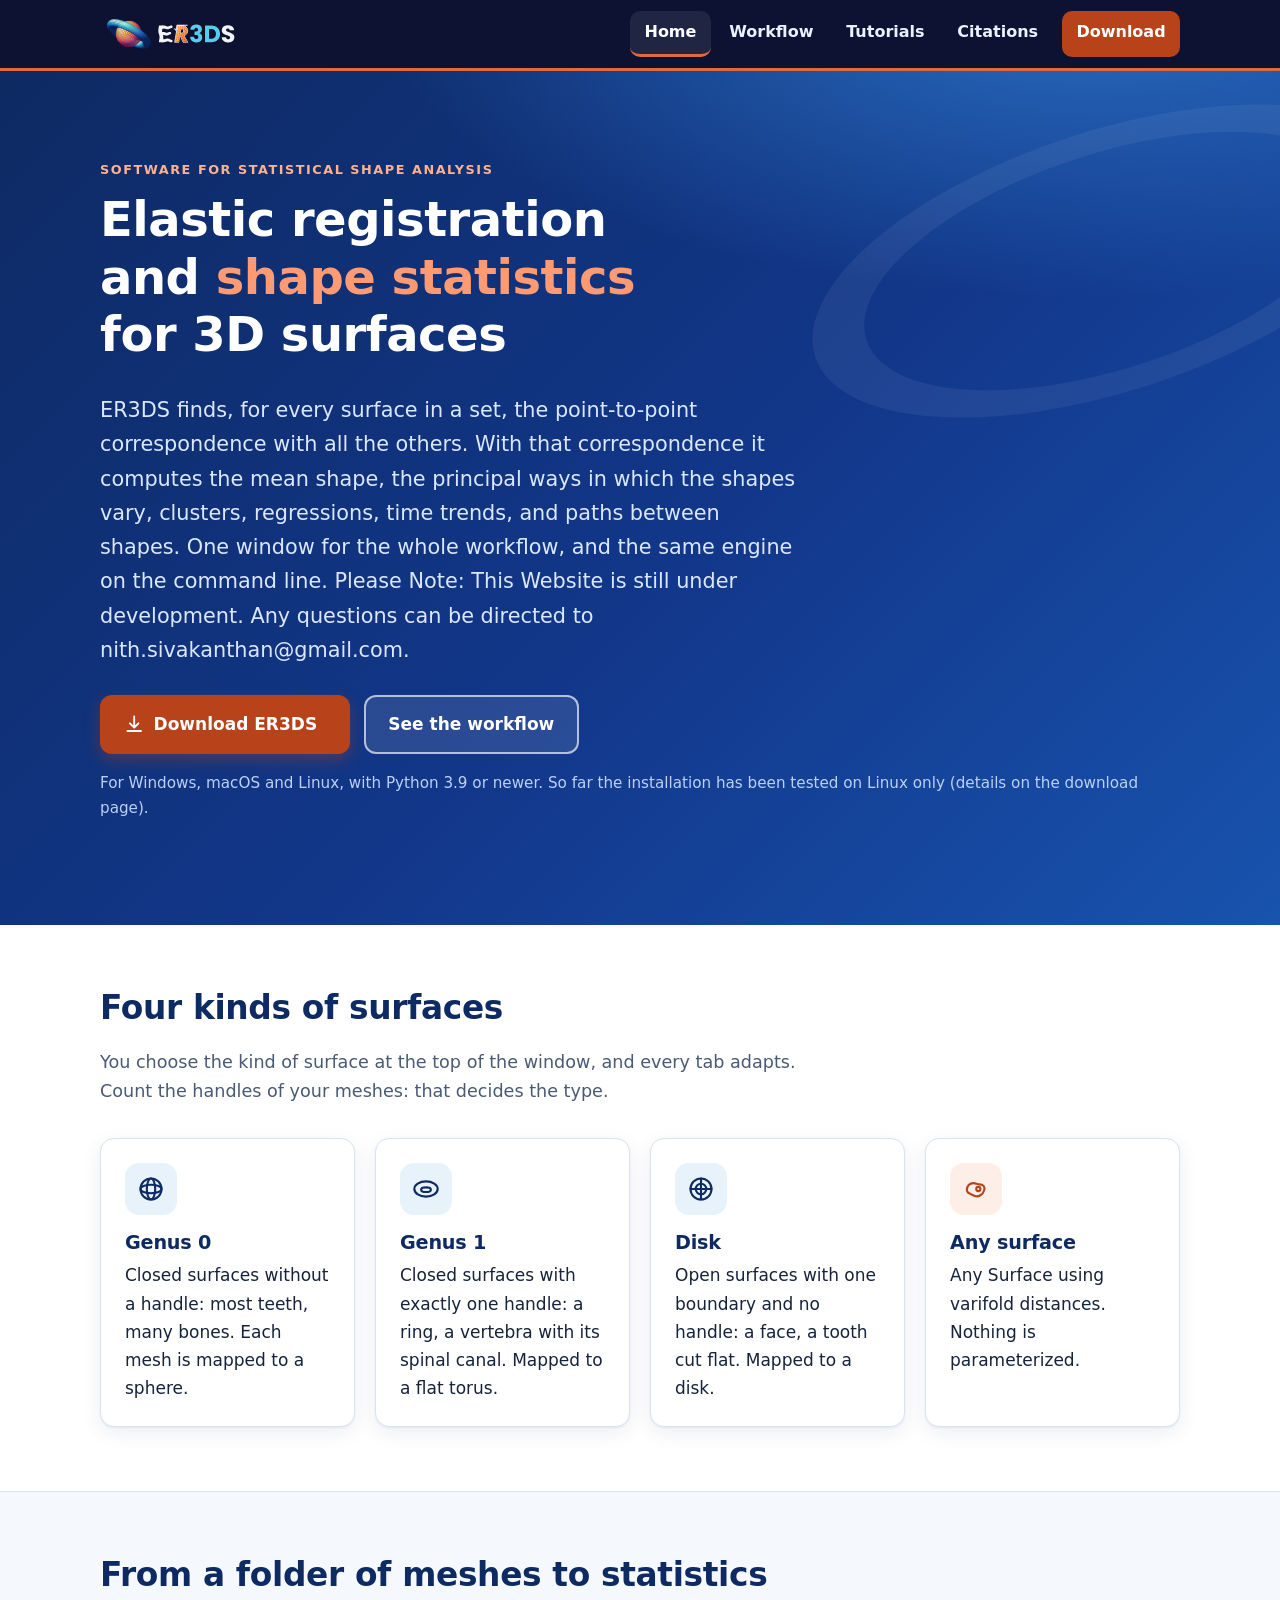
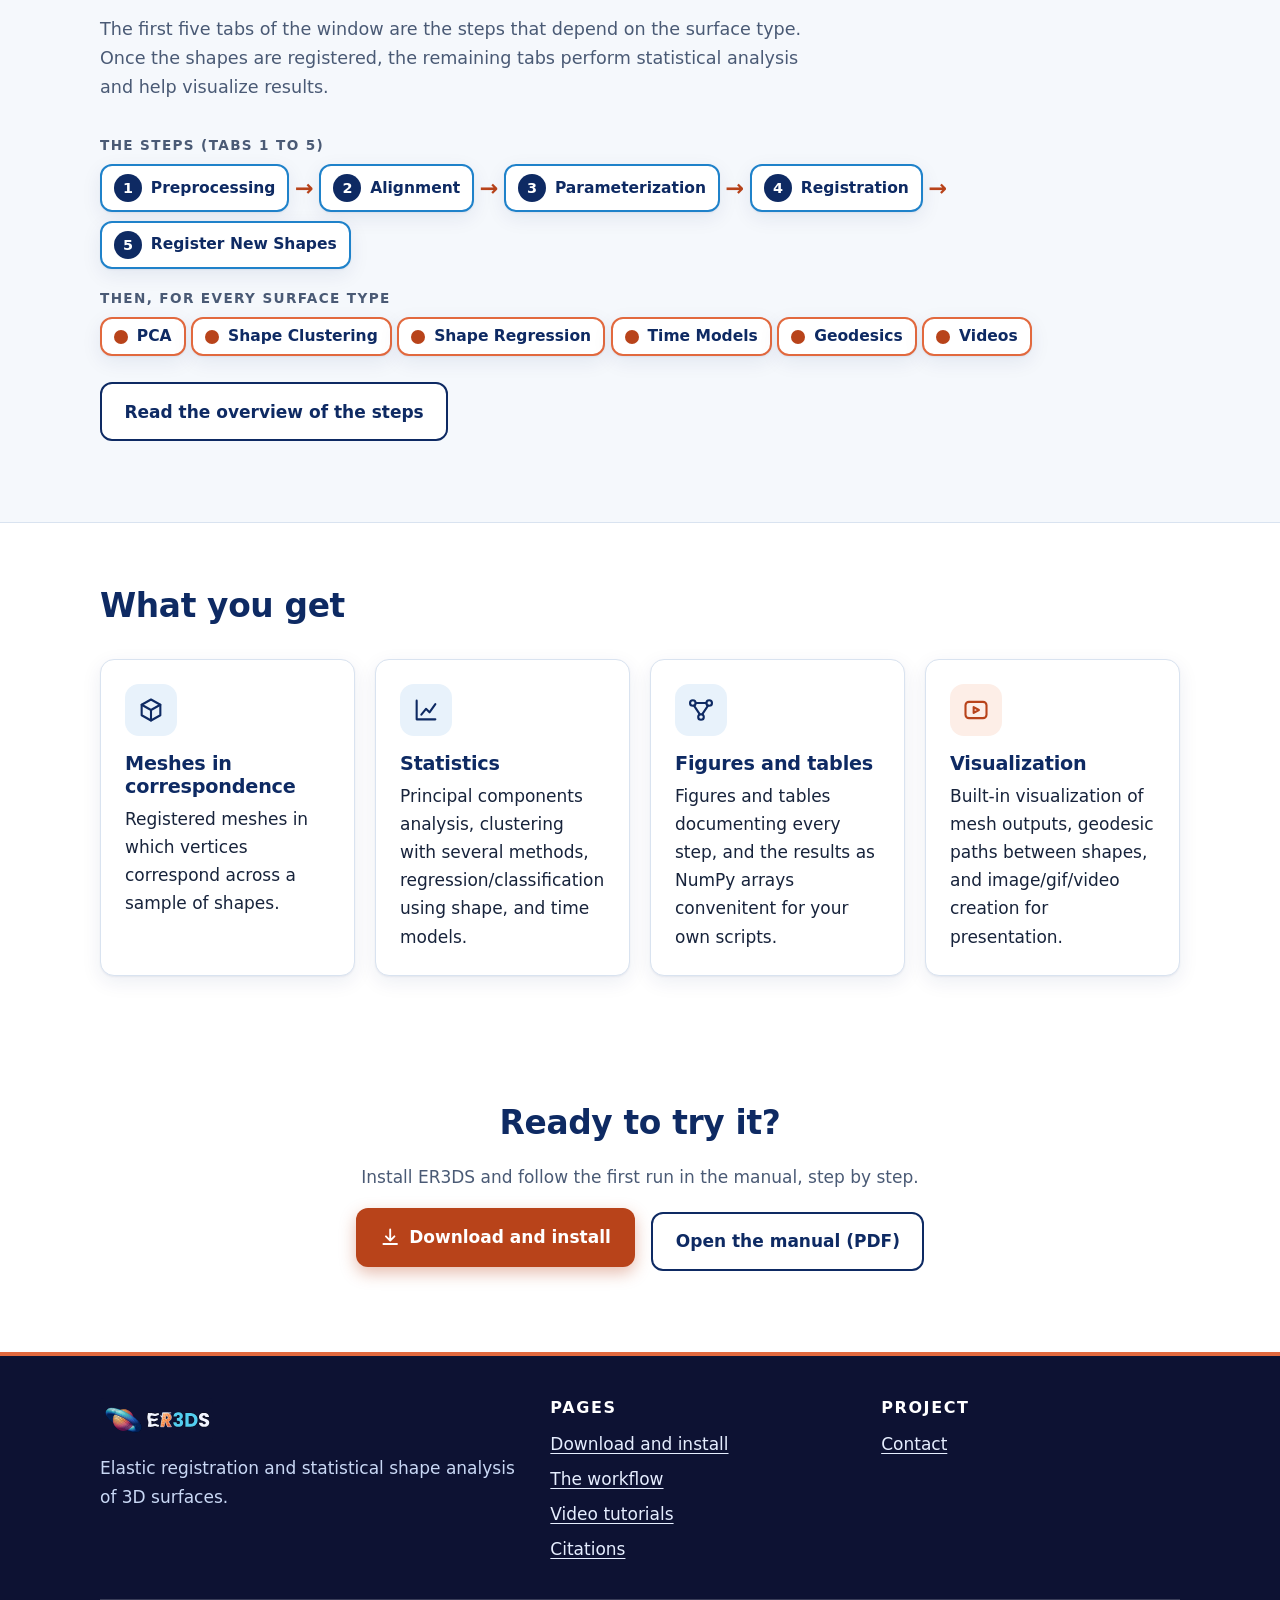
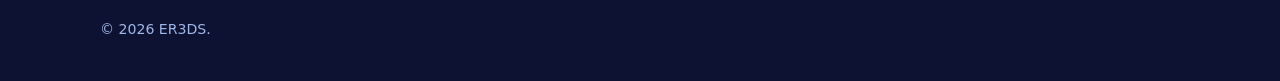
<file: index.html>
<!DOCTYPE html>
<html lang="en">
<head>
<meta charset="utf-8">
<meta name="viewport" content="width=device-width, initial-scale=1">
<title>ER3DS: Elastic Registration for 3D Surfaces</title>
<meta name="description" content="ER3DS registers sets of 3D surfaces with elastic methods and computes the mean shape, principal components, clusters, regressions, geodesics and videos. Download, install and learn the workflow.">
<meta name="theme-color" content="#0e2a63">
<link rel="icon" href="favicon.ico" sizes="any">
<link rel="icon" type="image/png" sizes="32x32" href="assets/img/icon_32.png">
<link rel="apple-touch-icon" href="assets/img/icon_256.png">
<meta property="og:type" content="website">
<meta property="og:title" content="ER3DS: Elastic Registration for 3D Surfaces">
<meta property="og:description" content="ER3DS registers sets of 3D surfaces with elastic methods and computes the mean shape, principal components, clusters, regressions, geodesics and videos. Download, install and learn the workflow.">
<meta property="og:url" content="https://er3ds.github.io/er3ds/">
<meta property="og:image" content="https://er3ds.github.io/er3ds/assets/img/og-image.png">
<link rel="stylesheet" href="assets/css/style.css">
<script src="assets/js/site.js" defer></script>
</head>
<body>
<!-- CHROME:HEADER:START -->
<a class="skip" href="#main">Skip to the content</a>
<header class="site-header">
  <div class="container">
    <a class="brand" href="index.html" aria-label="ER3DS, home page"><img src="assets/img/ER3DS_logo_lockup_dark.svg" alt="ER3DS" width="139" height="54"></a>
    <button class="nav-toggle" type="button" aria-controls="site-nav" aria-expanded="false">Menu</button>
    <nav class="site-nav" id="site-nav" aria-label="Main">
      <ul>
        <li><a href="index.html" aria-current="page">Home</a></li>
        <li><a href="workflow.html">Workflow</a></li>
        <li><a href="tutorials.html">Tutorials</a></li>
        <li><a href="citations.html">Citations</a></li>
        <li><a class="nav-cta" href="download.html">Download</a></li>
      </ul>
    </nav>
  </div>
</header>
<!-- CHROME:HEADER:END -->
<main id="main">

<div class="hero">
  <div class="container">
    <p class="eyebrow">Software for statistical shape analysis</p>
    <h1>Elastic registration and <span class="accent">shape statistics</span> for 3D surfaces</h1>
    <p class="lead">ER3DS finds, for every surface in a set, the point-to-point correspondence with all the others. With that correspondence it computes the mean shape, the principal ways in which the shapes vary, clusters, regressions, time trends, and paths between shapes. One window for the whole workflow, and the same engine on the command line.  Please Note: This Website is still under development. Any questions can be directed to nith.sivakanthan@gmail.com.</p>
    <div class="hero-actions">
      <a class="btn btn-primary" href="download.html"><svg viewBox="0 0 24 24" fill="none" stroke="currentColor" stroke-width="2.2" stroke-linecap="round" stroke-linejoin="round" aria-hidden="true"><path d="M12 3v12M7 11l5 5 5-5M4 20h16"/></svg> Download ER3DS <small data-release="version"></small></a>
      <a class="btn btn-light" href="workflow.html">See the workflow</a>
    </div>
    <p class="hero-note">For Windows, macOS and Linux, with Python 3.9 or newer. So far the installation has been tested on Linux only (details on the download page).</p>
  </div>
</div>

<section>
  <div class="container">
    <div class="section-head">
      <h2>Four kinds of surfaces</h2>
      <p>You choose the kind of surface at the top of the window, and every tab adapts. Count the handles of your meshes: that decides the type.</p>
    </div>
    <div class="grid grid-4">
      <a class="card" href="workflow.html#surface-types"><div class="icon"><svg viewBox="0 0 24 24" fill="none" stroke="currentColor" stroke-width="1.8" stroke-linecap="round" aria-hidden="true"><circle cx="12" cy="12" r="9"/><ellipse cx="12" cy="12" rx="9" ry="3.6"/><ellipse cx="12" cy="12" rx="3.6" ry="9"/></svg></div><h3>Genus 0</h3><p>Closed surfaces without a handle: most teeth, many bones. Each mesh is mapped to a sphere.</p></a>
      <a class="card" href="workflow.html#surface-types"><div class="icon"><svg viewBox="0 0 24 24" fill="none" stroke="currentColor" stroke-width="1.8" stroke-linecap="round" aria-hidden="true"><ellipse cx="12" cy="12" rx="10" ry="6.5"/><ellipse cx="12" cy="12.6" rx="4.2" ry="2"/></svg></div><h3>Genus 1</h3><p>Closed surfaces with exactly one handle: a ring, a vertebra with its spinal canal. Mapped to a flat torus.</p></a>
      <a class="card" href="workflow.html#surface-types"><div class="icon"><svg viewBox="0 0 24 24" fill="none" stroke="currentColor" stroke-width="1.8" stroke-linecap="round" aria-hidden="true"><circle cx="12" cy="12" r="9"/><circle cx="12" cy="12" r="4.5"/><path d="M12 3v18M3 12h18"/></svg></div><h3>Disk</h3><p>Open surfaces with one boundary and no handle: a face, a tooth cut flat. Mapped to a disk.</p></a>
      <a class="card" href="workflow.html#surface-types"><div class="icon orange"><svg viewBox="0 0 24 24" fill="none" stroke="currentColor" stroke-width="1.8" stroke-linecap="round" stroke-linejoin="round" aria-hidden="true"><path d="M5 15c-2-3 0-8 5-8 2 0 3 1 5 1 3 0 5 2 4 5-1 4-5 6-8 5-3-1-4-2-6-3z"/><circle cx="14" cy="12" r="1.8"/></svg></div><h3>Any surface</h3><p>Any Surface using varifold distances. Nothing is parameterized.</p></a>
    </div>
  </div>
</section>

<section class="section-soft">
  <div class="container">
    <div class="section-head">
      <h2>From a folder of meshes to statistics</h2>
      <p>The first five tabs of the window are the steps that depend on the surface type. Once the shapes are registered, the remaining tabs perform statistical analysis and help visualize results.</p>
    </div>
    <p class="flow-label">The steps (tabs 1 to 5)</p>
    <ol class="flow">
      <li><a class="box" href="workflow.html#step-1"><span class="n">1</span>Preprocessing</a><span class="arrow" aria-hidden="true">&rarr;</span></li>
      <li><a class="box" href="workflow.html#step-2"><span class="n">2</span>Alignment</a><span class="arrow" aria-hidden="true">&rarr;</span></li>
      <li><a class="box" href="workflow.html#step-3"><span class="n">3</span>Parameterization</a><span class="arrow" aria-hidden="true">&rarr;</span></li>
      <li><a class="box" href="workflow.html#step-4"><span class="n">4</span>Registration</a><span class="arrow" aria-hidden="true">&rarr;</span></li>
      <li><a class="box" href="workflow.html#step-5"><span class="n">5</span>Register New Shapes</a></li>
    </ol>
    <p class="flow-label">Then, for every surface type</p>
    <ol class="flow">
      <li><a class="box shared" href="workflow.html#step-6"><span class="n"></span>PCA</a></li>
      <li><a class="box shared" href="workflow.html#step-7"><span class="n"></span>Shape Clustering</a></li>
      <li><a class="box shared" href="workflow.html#step-7"><span class="n"></span>Shape Regression</a></li>
      <li><a class="box shared" href="workflow.html#step-7"><span class="n"></span>Time Models</a></li>
      <li><a class="box shared" href="workflow.html#step-8"><span class="n"></span>Geodesics</a></li>
      <li><a class="box shared" href="workflow.html#step-8"><span class="n"></span>Videos</a></li>
    </ol>
    <p style="margin-top:1.6rem"><a class="btn btn-outline" href="workflow.html">Read the overview of the steps</a></p>
  </div>
</section>

<section>
  <div class="container">
    <div class="section-head">
      <h2>What you get</h2>
    </div>
    <div class="grid grid-4">
      <div class="card"><div class="icon"><svg viewBox="0 0 24 24" fill="none" stroke="currentColor" stroke-width="1.8" stroke-linecap="round" stroke-linejoin="round" aria-hidden="true"><path d="M12 3l8 4.5v9L12 21l-8-4.5v-9z"/><path d="M12 12l8-4.5M12 12v9M12 12L4 7.5"/></svg></div><h3>Meshes in correspondence</h3><p>Registered meshes in which vertices correspond across a sample of shapes.</p></div>
      <div class="card"><div class="icon"><svg viewBox="0 0 24 24" fill="none" stroke="currentColor" stroke-width="1.8" stroke-linecap="round" stroke-linejoin="round" aria-hidden="true"><path d="M4 20V4M4 20h16"/><path d="M8 16l4-5 3 3 5-7"/></svg></div><h3>Statistics</h3><p>Principal components analysis, clustering with several methods, regression/classification using shape, and time models.</p></div>
      <div class="card"><div class="icon"><svg viewBox="0 0 24 24" fill="none" stroke="currentColor" stroke-width="1.8" stroke-linecap="round" stroke-linejoin="round" aria-hidden="true"><circle cx="5" cy="6" r="2.4"/><circle cx="19" cy="6" r="2.4"/><circle cx="12" cy="18" r="2.4"/><path d="M7.4 6h9.2M6 8.2l5 7.6M18 8.2l-5 7.6"/></svg></div><h3>Figures and tables</h3><p>Figures and tables documenting every step, and the results as NumPy arrays convenitent for your own scripts.</p></div>
      <div class="card"><div class="icon orange"><svg viewBox="0 0 24 24" fill="none" stroke="currentColor" stroke-width="1.8" stroke-linecap="round" stroke-linejoin="round" aria-hidden="true"><rect x="3" y="5" width="18" height="14" rx="3"/><path d="M10 9.5v5l4.5-2.5z"/></svg></div><h3>Visualization</h3><p>Built-in visualization of mesh outputs, geodesic paths between shapes, and image/gif/video creation for presentation.</p></div>
    </div>
    <!-- <p class="muted small" style="margin-top:1.2rem">Everything runs on your own computer. Your meshes are never modified: the results go into a separate <code>er3ds_output</code> folder, which by default is inside your meshes folder and can be placed anywhere you choose.</p> -->
  </div>
</section>

<!-- <section class="section-soft">
  <div class="container">
    <div class="section-head">
      <h2>Example output</h2>
      <p>Real output of the program for three vertebra meshes. Three shapes are enough to show what the results look like, not to draw conclusions: a real study needs many more.</p>
    </div>
    <div class="grid grid-figs">
      <figure class="figure">
        <a class="zoom" href="assets/img/figures/registration-before-after.png" aria-label="Open the registration figure at full size"><img src="assets/img/figures/registration-before-after.png" width="847" height="803" loading="lazy" alt="Three vertebra meshes in three rows. The left column shows the mean shape in grey. The middle column shows each vertebra before registration, colored by how much it differs from the mean at every point, with large differences in dark red and purple. The right column shows the same vertebrae after registration, almost uniformly pale, meaning they now match the mean closely."></a>
        <figcaption><strong>Registration.</strong> Each vertebra (rows) against the mean shape (left). The color shows how much the shape differs from the mean at every point: before registration (middle, best rotation only) and after (right). The distance to the mean falls from 0.44, 1.36 and 1.26 to 0.34, 0.34 and 0.33.</figcaption>
      </figure>
      <figure class="figure">
        <a class="zoom" href="assets/img/figures/principal-modes.png" aria-label="Open the principal modes figure at full size"><img src="assets/img/figures/principal-modes.png" width="1211" height="454" loading="lazy" alt="Two rows of five vertebra shapes. Each row shows one principal component of shape variation, from minus two standard deviations through the mean shape to plus two standard deviations, colored by displacement from the mean along the surface normal, from blue for inward to red for outward."></a>
        <figcaption><strong>Modes of variation.</strong> The first two principal components of the same three vertebrae, from &minus;2 to +2 standard deviations around the mean. Color is the displacement along the surface normal (red outward, blue inward).</figcaption>
      </figure>
    </div>
  </div>
</section> -->

<!-- <section>
  <div class="container">
    <div class="section-head">
      <h2>Get started</h2>
    </div>
    <div class="grid grid-3">
      <a class="card" href="download.html"><div class="icon orange"><svg viewBox="0 0 24 24" fill="none" stroke="currentColor" stroke-width="2.2" stroke-linecap="round" stroke-linejoin="round" aria-hidden="true"><path d="M12 3v12M7 11l5 5 5-5M4 20h16"/></svg></div><h3>1. Download and install</h3><p>One zip file, installed with pip into its own environment. Instructions for Windows, macOS and Linux.</p></a>
      <a class="card" href="workflow.html"><div class="icon"><svg viewBox="0 0 24 24" fill="none" stroke="currentColor" stroke-width="1.8" stroke-linecap="round" stroke-linejoin="round" aria-hidden="true"><circle cx="5" cy="6" r="2.4"/><circle cx="19" cy="6" r="2.4"/><circle cx="12" cy="18" r="2.4"/><path d="M7.4 6h9.2M6 8.2l5 7.6M18 8.2l-5 7.6"/></svg></div><h3>2. Learn the workflow</h3><p>The steps from a folder of meshes to the mean, the modes of variation and the comparisons, with pictures.</p></a>
      <a class="card" href="downloads/ER3DS_manual.pdf" data-release-link="manual"><div class="icon"><svg viewBox="0 0 24 24" fill="none" stroke="currentColor" stroke-width="1.8" stroke-linecap="round" stroke-linejoin="round" aria-hidden="true"><path d="M4 5a2 2 0 0 1 2-2h13v16H6a2 2 0 0 0-2 2z"/><path d="M4 21V5M9 7h6"/></svg></div><h3>3. Read the manual</h3><p>Every tab and every setting explained, with recipes and troubleshooting (PDF<span data-release="manual-size" data-prefix=", "></span>).</p></a>
    </div>
  </div>
</section> -->

<section>
  <div class="container narrow center">
    <h2>Ready to try it?</h2>
    <p class="muted">Install ER3DS and follow the first run in the manual, step by step.</p>
    <p><a class="btn btn-primary" href="download.html"><svg viewBox="0 0 24 24" fill="none" stroke="currentColor" stroke-width="2.2" stroke-linecap="round" stroke-linejoin="round" aria-hidden="true"><path d="M12 3v12M7 11l5 5 5-5M4 20h16"/></svg> Download and install</a> &nbsp; <a class="btn btn-outline" href="downloads/ER3DS_manual.pdf" data-release-link="manual">Open the manual (PDF)</a></p>
  </div>
</section>

</main>
<!-- CHROME:FOOTER:START -->
<footer class="site-footer">
  <div class="container">
    <div class="cols">
      <div>
        <img src="assets/img/ER3DS_logo_lockup_dark.svg" alt="ER3DS" width="113" height="44">
        <p>Elastic registration and statistical shape analysis of 3D surfaces.</p>
      </div>
      <div>
        <h2>Pages</h2>
        <ul>
          <li><a href="download.html">Download and install</a></li>
          <li><a href="workflow.html">The workflow</a></li>
          <li><a href="tutorials.html">Video tutorials</a></li>
          <li><a href="citations.html">Citations</a></li>
        </ul>
      </div>
      <div>
        <h2>Project</h2>
        <ul>
          <!-- <li><a href="downloads/ER3DS_manual.pdf" data-release-link="manual">Manual (PDF)</a></li> -->
          <!-- <li><a href="download.html" data-site="github" hidden>Source on GitHub</a></li> -->
          <!-- <li><a href="download.html" data-site="issues" hidden>Report a problem</a></li> -->
          <li><a href="download.html" data-site="contact" hidden>Contact</a></li>
        </ul>
      </div>
    </div>
    <p class="fine">&copy; <span data-year>2026</span> ER3DS. <span data-site-text="license_note" hidden></span></p>
  </div>
</footer>
<!-- CHROME:FOOTER:END -->
</body>
</html>
</file>
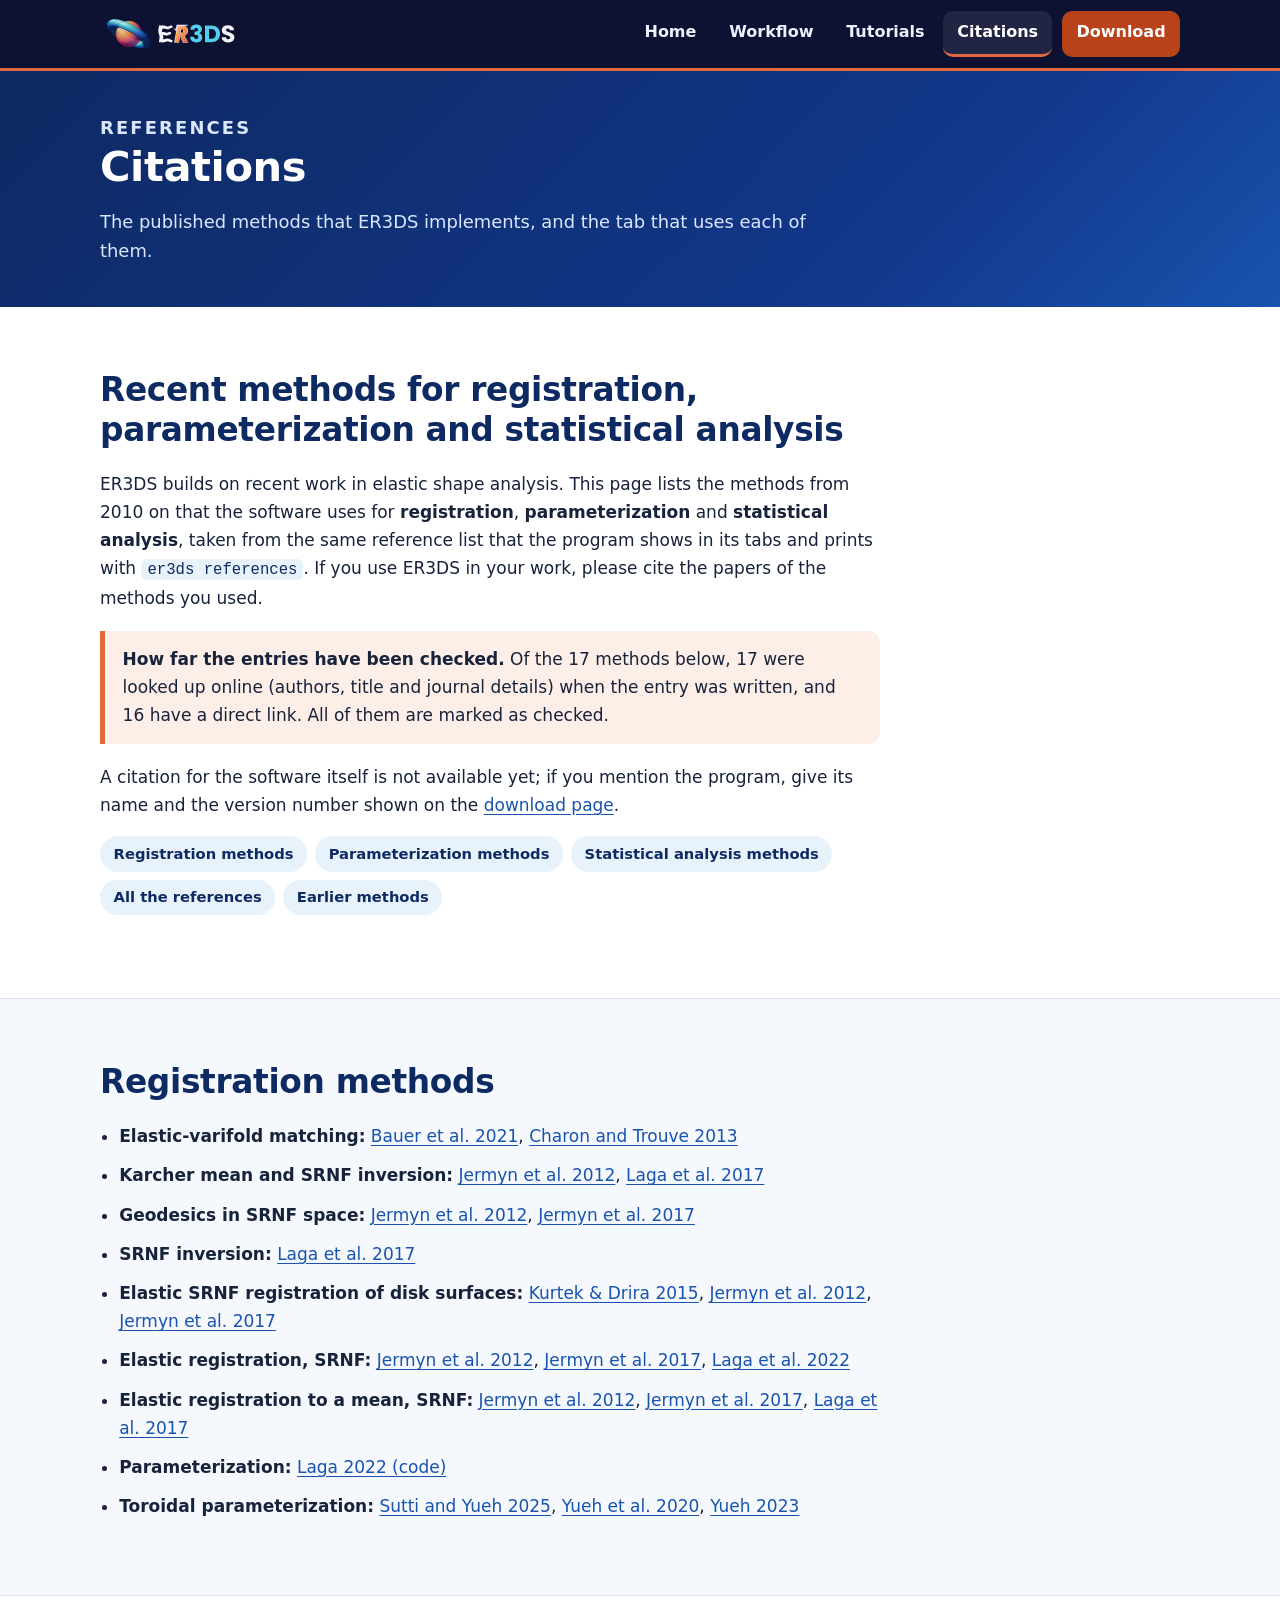
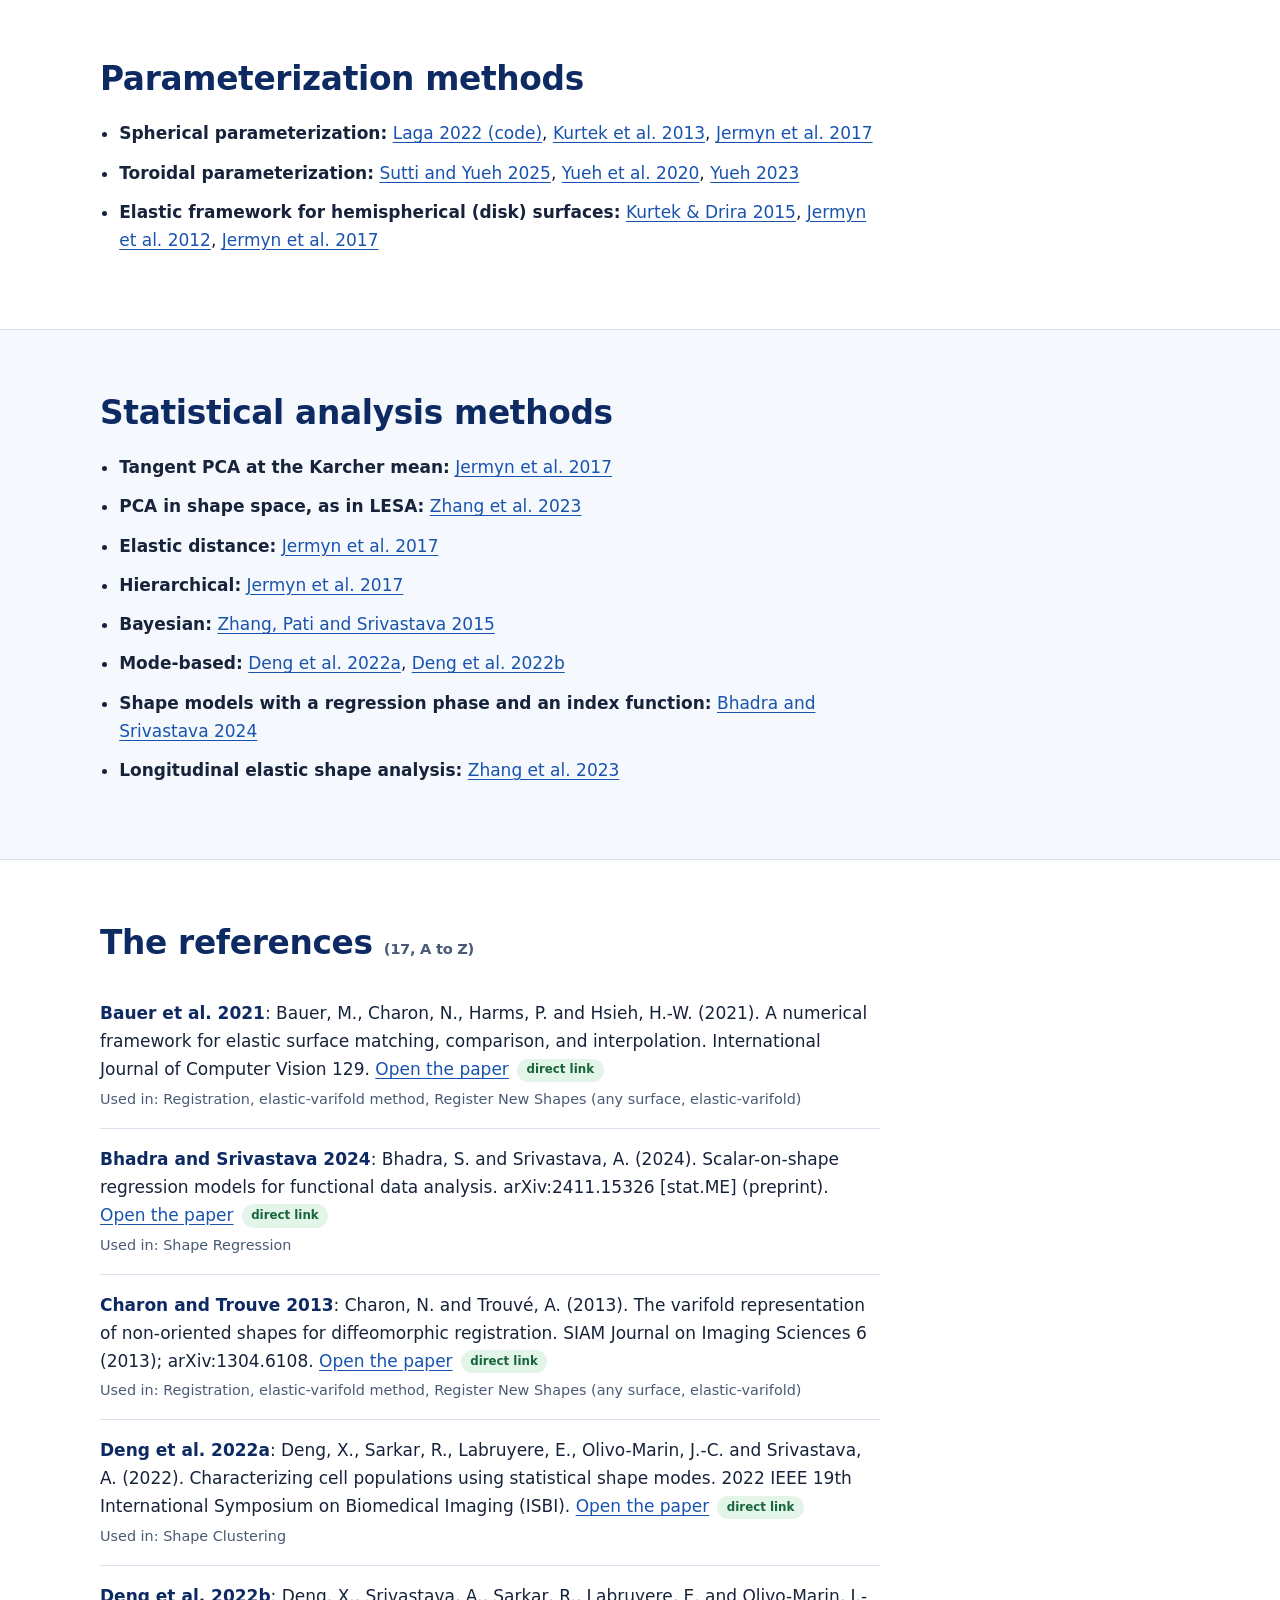
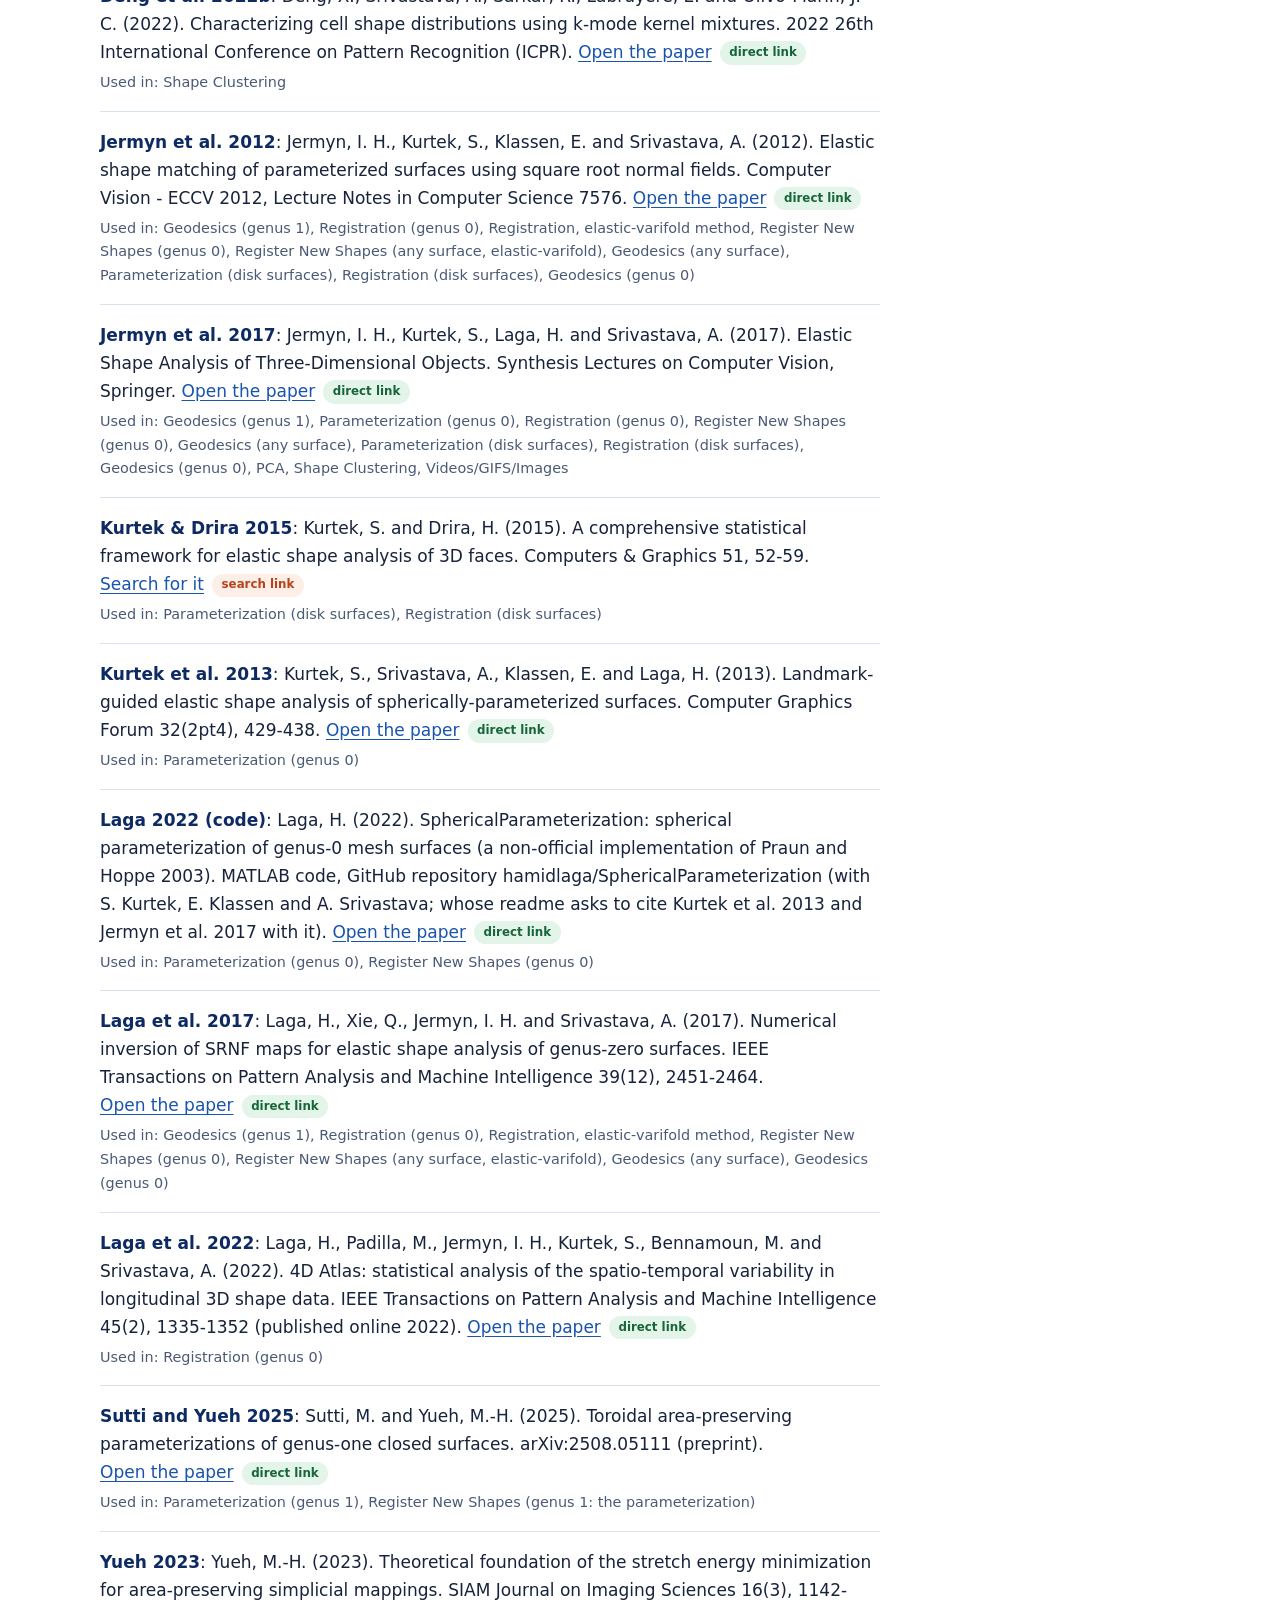
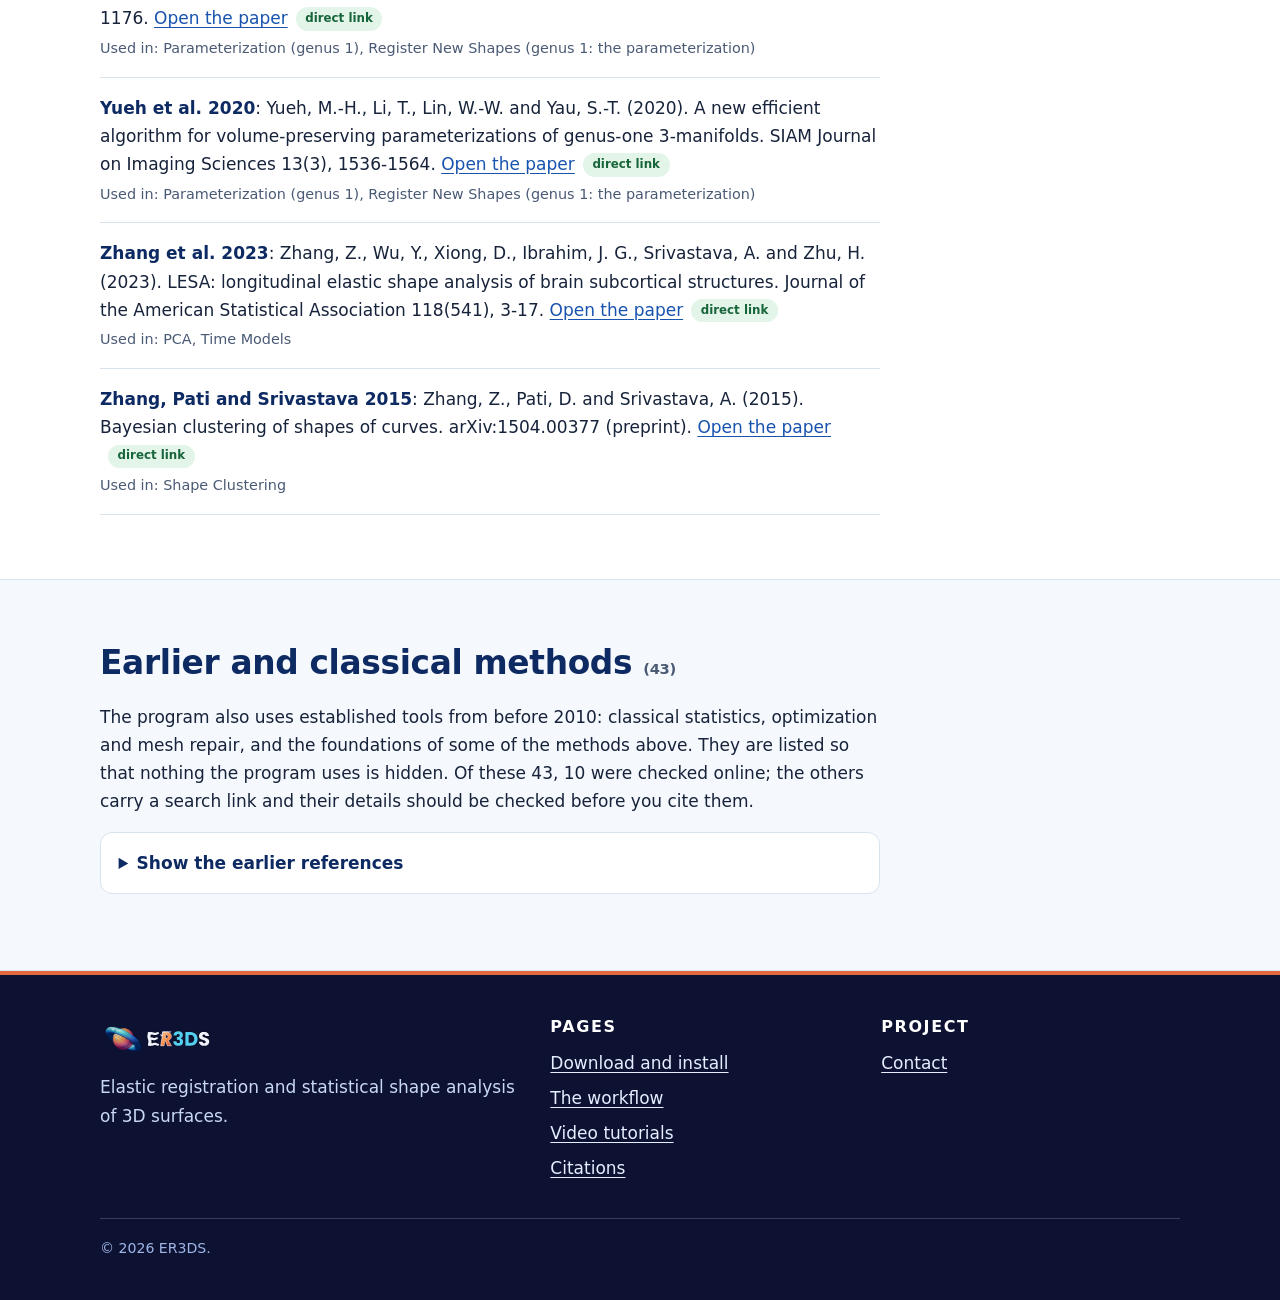
<file: citations.html>
<!DOCTYPE html>
<html lang="en">
<head>
<meta charset="utf-8">
<meta name="viewport" content="width=device-width, initial-scale=1">
<title>Citations: the methods behind ER3DS</title>
<meta name="description" content="The published methods used by ER3DS for registration, parameterization, statistics and visualization, with their references and the tab that uses each.">
<meta name="theme-color" content="#0e2a63">
<link rel="icon" href="favicon.ico" sizes="any">
<link rel="icon" type="image/png" sizes="32x32" href="assets/img/icon_32.png">
<link rel="apple-touch-icon" href="assets/img/icon_256.png">
<meta property="og:type" content="website">
<meta property="og:title" content="Citations: the methods behind ER3DS">
<meta property="og:description" content="The published methods used by ER3DS for registration, parameterization, statistics and visualization, with their references and the tab that uses each.">
<meta property="og:url" content="https://er3ds.github.io/citations.html">
<meta property="og:image" content="https://er3ds.github.io/assets/img/og-image.png">
<link rel="stylesheet" href="assets/css/style.css">
<script src="assets/js/site.js" defer></script>
</head>
<body>
<!-- CHROME:HEADER:START -->
<a class="skip" href="#main">Skip to the content</a>
<header class="site-header">
  <div class="container">
    <a class="brand" href="index.html" aria-label="ER3DS, home page"><img src="assets/img/ER3DS_logo_lockup_dark.svg" alt="ER3DS" width="139" height="54"></a>
    <button class="nav-toggle" type="button" aria-controls="site-nav" aria-expanded="false">Menu</button>
    <nav class="site-nav" id="site-nav" aria-label="Main">
      <ul>
        <li><a href="index.html">Home</a></li>
        <li><a href="workflow.html">Workflow</a></li>
        <li><a href="tutorials.html">Tutorials</a></li>
        <li><a href="citations.html" aria-current="page">Citations</a></li>
        <li><a class="nav-cta" href="download.html">Download</a></li>
      </ul>
    </nav>
  </div>
</header>
<!-- CHROME:HEADER:END -->
<main id="main">
<div class="page-hero"><div class="container"><p class="eyebrow">References</p><h1>Citations</h1><p>The published methods that ER3DS implements, and the tab that uses each of them.</p></div></div>
<!-- CITATIONS:START (generated by tools/build_citations.py: do not edit by hand) -->
<section>
<div class="container narrow">
<h2>Recent methods for registration, parameterization and statistical analysis</h2>
<p>ER3DS builds on recent work in elastic shape analysis. This page lists the methods from 2010 on that the software uses for <strong>registration</strong>, <strong>parameterization</strong> and <strong>statistical analysis</strong>, taken from the same reference list that the program shows in its tabs and prints with <code>er3ds references</code>. If you use ER3DS in your work, please cite the papers of the methods you used.</p>
<div class="note"><p><strong>How far the entries have been checked.</strong> Of the 17 methods below, 17 were looked up online (authors, title and journal details) when the entry was written, and 16 have a direct link. All of them are marked as checked.</p></div>
<p>A citation for the software itself is not available yet; if you mention the program, give its name and the version number shown on the <a href="download.html">download page</a>.</p>
<ul class="toc" aria-label="Jump to a part of the page"><li><a href="#registration">Registration methods</a></li><li><a href="#parameterization">Parameterization methods</a></li><li><a href="#statistics">Statistical analysis methods</a></li><li><a href="#references">All the references</a></li><li><a href="#older">Earlier methods</a></li></ul>
</div>
</section>
<section id="registration" class="section-soft">
<div class="container narrow">
<h2>Registration methods</h2>
<ul class="what">
<li><strong>Elastic-varifold matching:</strong> <a href="#ref-bauer2021">Bauer et al. 2021</a>, <a href="#ref-charon2013">Charon and Trouve 2013</a></li>
<li><strong>Karcher mean and SRNF inversion:</strong> <a href="#ref-jermyn2012">Jermyn et al. 2012</a>, <a href="#ref-laga2017">Laga et al. 2017</a></li>
<li><strong>Geodesics in SRNF space:</strong> <a href="#ref-jermyn2012">Jermyn et al. 2012</a>, <a href="#ref-jermyn2017">Jermyn et al. 2017</a></li>
<li><strong>SRNF inversion:</strong> <a href="#ref-laga2017">Laga et al. 2017</a></li>
<li><strong>Elastic SRNF registration of disk surfaces:</strong> <a href="#ref-kurtek2015">Kurtek &amp; Drira 2015</a>, <a href="#ref-jermyn2012">Jermyn et al. 2012</a>, <a href="#ref-jermyn2017">Jermyn et al. 2017</a></li>
<li><strong>Elastic registration, SRNF:</strong> <a href="#ref-jermyn2012">Jermyn et al. 2012</a>, <a href="#ref-jermyn2017">Jermyn et al. 2017</a>, <a href="#ref-laga2022">Laga et al. 2022</a></li>
<li><strong>Elastic registration to a mean, SRNF:</strong> <a href="#ref-jermyn2012">Jermyn et al. 2012</a>, <a href="#ref-jermyn2017">Jermyn et al. 2017</a>, <a href="#ref-laga2017">Laga et al. 2017</a></li>
<li><strong>Parameterization:</strong> <a href="#ref-laga2022code">Laga 2022 (code)</a></li>
<li><strong>Toroidal parameterization:</strong> <a href="#ref-sutti2025">Sutti and Yueh 2025</a>, <a href="#ref-yueh2020">Yueh et al. 2020</a>, <a href="#ref-yueh2023">Yueh 2023</a></li>
</ul>
</div>
</section>
<section id="parameterization">
<div class="container narrow">
<h2>Parameterization methods</h2>
<ul class="what">
<li><strong>Spherical parameterization:</strong> <a href="#ref-laga2022code">Laga 2022 (code)</a>, <a href="#ref-kurtek2013">Kurtek et al. 2013</a>, <a href="#ref-jermyn2017">Jermyn et al. 2017</a></li>
<li><strong>Toroidal parameterization:</strong> <a href="#ref-sutti2025">Sutti and Yueh 2025</a>, <a href="#ref-yueh2020">Yueh et al. 2020</a>, <a href="#ref-yueh2023">Yueh 2023</a></li>
<li><strong>Elastic framework for hemispherical (disk) surfaces:</strong> <a href="#ref-kurtek2015">Kurtek &amp; Drira 2015</a>, <a href="#ref-jermyn2012">Jermyn et al. 2012</a>, <a href="#ref-jermyn2017">Jermyn et al. 2017</a></li>
</ul>
</div>
</section>
<section id="statistics" class="section-soft">
<div class="container narrow">
<h2>Statistical analysis methods</h2>
<ul class="what">
<li><strong>Tangent PCA at the Karcher mean:</strong> <a href="#ref-jermyn2017">Jermyn et al. 2017</a></li>
<li><strong>PCA in shape space, as in LESA:</strong> <a href="#ref-zhang2023">Zhang et al. 2023</a></li>
<li><strong>Elastic distance:</strong> <a href="#ref-jermyn2017">Jermyn et al. 2017</a></li>
<li><strong>Hierarchical:</strong> <a href="#ref-jermyn2017">Jermyn et al. 2017</a></li>
<li><strong>Bayesian:</strong> <a href="#ref-zhang2015">Zhang, Pati and Srivastava 2015</a></li>
<li><strong>Mode-based:</strong> <a href="#ref-deng2022">Deng et al. 2022a</a>, <a href="#ref-deng2022b">Deng et al. 2022b</a></li>
<li><strong>Shape models with a regression phase and an index function:</strong> <a href="#ref-bhadra2024">Bhadra and Srivastava 2024</a></li>
<li><strong>Longitudinal elastic shape analysis:</strong> <a href="#ref-zhang2023">Zhang et al. 2023</a></li>
</ul>
</div>
</section>
<section id="references">
<div class="container narrow">
<h2>The references <span class="muted small">(17, A to Z)</span></h2>
<ul class="cite-list">
<li id="ref-bauer2021"><span class="tag">Bauer et al. 2021</span>: Bauer, M., Charon, N., Harms, P. and Hsieh, H.-W. (2021). A numerical framework for elastic surface matching, comparison, and interpolation. International Journal of Computer Vision 129. <a class="link" href="https://doi.org/10.1007/s11263-021-01476-6" target="_blank" rel="noopener">Open the paper</a><span class="badge ok">direct link</span><div class="used">Used in: Registration, elastic-varifold method, Register New Shapes (any surface, elastic-varifold)</div></li>
<li id="ref-bhadra2024"><span class="tag">Bhadra and Srivastava 2024</span>: Bhadra, S. and Srivastava, A. (2024). Scalar-on-shape regression models for functional data analysis. arXiv:2411.15326 [stat.ME] (preprint). <a class="link" href="https://arxiv.org/abs/2411.15326" target="_blank" rel="noopener">Open the paper</a><span class="badge ok">direct link</span><div class="used">Used in: Shape Regression</div></li>
<li id="ref-charon2013"><span class="tag">Charon and Trouve 2013</span>: Charon, N. and Trouvé, A. (2013). The varifold representation of non-oriented shapes for diffeomorphic registration. SIAM Journal on Imaging Sciences 6 (2013); arXiv:1304.6108. <a class="link" href="https://arxiv.org/abs/1304.6108" target="_blank" rel="noopener">Open the paper</a><span class="badge ok">direct link</span><div class="used">Used in: Registration, elastic-varifold method, Register New Shapes (any surface, elastic-varifold)</div></li>
<li id="ref-deng2022"><span class="tag">Deng et al. 2022a</span>: Deng, X., Sarkar, R., Labruyere, E., Olivo-Marin, J.-C. and Srivastava, A. (2022). Characterizing cell populations using statistical shape modes. 2022 IEEE 19th International Symposium on Biomedical Imaging (ISBI). <a class="link" href="https://doi.org/10.1109/ISBI52829.2022.9761679" target="_blank" rel="noopener">Open the paper</a><span class="badge ok">direct link</span><div class="used">Used in: Shape Clustering</div></li>
<li id="ref-deng2022b"><span class="tag">Deng et al. 2022b</span>: Deng, X., Srivastava, A., Sarkar, R., Labruyere, E. and Olivo-Marin, J.-C. (2022). Characterizing cell shape distributions using k-mode kernel mixtures. 2022 26th International Conference on Pattern Recognition (ICPR). <a class="link" href="https://doi.org/10.1109/ICPR56361.2022.9956604" target="_blank" rel="noopener">Open the paper</a><span class="badge ok">direct link</span><div class="used">Used in: Shape Clustering</div></li>
<li id="ref-jermyn2012"><span class="tag">Jermyn et al. 2012</span>: Jermyn, I. H., Kurtek, S., Klassen, E. and Srivastava, A. (2012). Elastic shape matching of parameterized surfaces using square root normal fields. Computer Vision - ECCV 2012, Lecture Notes in Computer Science 7576. <a class="link" href="https://doi.org/10.1007/978-3-642-33715-4_58" target="_blank" rel="noopener">Open the paper</a><span class="badge ok">direct link</span><div class="used">Used in: Geodesics (genus 1), Registration (genus 0), Registration, elastic-varifold method, Register New Shapes (genus 0), Register New Shapes (any surface, elastic-varifold), Geodesics (any surface), Parameterization (disk surfaces), Registration (disk surfaces), Geodesics (genus 0)</div></li>
<li id="ref-jermyn2017"><span class="tag">Jermyn et al. 2017</span>: Jermyn, I. H., Kurtek, S., Laga, H. and Srivastava, A. (2017). Elastic Shape Analysis of Three-Dimensional Objects. Synthesis Lectures on Computer Vision, Springer. <a class="link" href="https://doi.org/10.1007/978-3-031-01819-0" target="_blank" rel="noopener">Open the paper</a><span class="badge ok">direct link</span><div class="used">Used in: Geodesics (genus 1), Parameterization (genus 0), Registration (genus 0), Register New Shapes (genus 0), Geodesics (any surface), Parameterization (disk surfaces), Registration (disk surfaces), Geodesics (genus 0), PCA, Shape Clustering, Videos/GIFS/Images</div></li>
<li id="ref-kurtek2015"><span class="tag">Kurtek &amp; Drira 2015</span>: Kurtek, S. and Drira, H. (2015). A comprehensive statistical framework for elastic shape analysis of 3D faces. Computers &amp; Graphics 51, 52-59. <a class="link" href="https://search.crossref.org/search/works?q=A%20comprehensive%20statistical%20framework%20for%20elastic%20shape%20analysis%20of%203D%20faces%20Kurtek&amp;from_ui=yes" target="_blank" rel="noopener">Search for it</a><span class="badge search">search link</span><div class="used">Used in: Parameterization (disk surfaces), Registration (disk surfaces)</div></li>
<li id="ref-kurtek2013"><span class="tag">Kurtek et al. 2013</span>: Kurtek, S., Srivastava, A., Klassen, E. and Laga, H. (2013). Landmark-guided elastic shape analysis of spherically-parameterized surfaces. Computer Graphics Forum 32(2pt4), 429-438. <a class="link" href="https://doi.org/10.1111/cgf.12063" target="_blank" rel="noopener">Open the paper</a><span class="badge ok">direct link</span><div class="used">Used in: Parameterization (genus 0)</div></li>
<li id="ref-laga2022code"><span class="tag">Laga 2022 (code)</span>: Laga, H. (2022). SphericalParameterization: spherical parameterization of genus-0 mesh surfaces (a non-official implementation of Praun and Hoppe 2003). MATLAB code, GitHub repository hamidlaga/SphericalParameterization (with S. Kurtek, E. Klassen and A. Srivastava; whose readme asks to cite Kurtek et al. 2013 and Jermyn et al. 2017 with it). <a class="link" href="https://github.com/hamidlaga/SphericalParameterization" target="_blank" rel="noopener">Open the paper</a><span class="badge ok">direct link</span><div class="used">Used in: Parameterization (genus 0), Register New Shapes (genus 0)</div></li>
<li id="ref-laga2017"><span class="tag">Laga et al. 2017</span>: Laga, H., Xie, Q., Jermyn, I. H. and Srivastava, A. (2017). Numerical inversion of SRNF maps for elastic shape analysis of genus-zero surfaces. IEEE Transactions on Pattern Analysis and Machine Intelligence 39(12), 2451-2464. <a class="link" href="https://doi.org/10.1109/TPAMI.2016.2647596" target="_blank" rel="noopener">Open the paper</a><span class="badge ok">direct link</span><div class="used">Used in: Geodesics (genus 1), Registration (genus 0), Registration, elastic-varifold method, Register New Shapes (genus 0), Register New Shapes (any surface, elastic-varifold), Geodesics (any surface), Geodesics (genus 0)</div></li>
<li id="ref-laga2022"><span class="tag">Laga et al. 2022</span>: Laga, H., Padilla, M., Jermyn, I. H., Kurtek, S., Bennamoun, M. and Srivastava, A. (2022). 4D Atlas: statistical analysis of the spatio-temporal variability in longitudinal 3D shape data. IEEE Transactions on Pattern Analysis and Machine Intelligence 45(2), 1335-1352 (published online 2022). <a class="link" href="https://doi.org/10.1109/TPAMI.2022.3163720" target="_blank" rel="noopener">Open the paper</a><span class="badge ok">direct link</span><div class="used">Used in: Registration (genus 0)</div></li>
<li id="ref-sutti2025"><span class="tag">Sutti and Yueh 2025</span>: Sutti, M. and Yueh, M.-H. (2025). Toroidal area-preserving parameterizations of genus-one closed surfaces. arXiv:2508.05111 (preprint). <a class="link" href="https://arxiv.org/abs/2508.05111" target="_blank" rel="noopener">Open the paper</a><span class="badge ok">direct link</span><div class="used">Used in: Parameterization (genus 1), Register New Shapes (genus 1: the parameterization)</div></li>
<li id="ref-yueh2023"><span class="tag">Yueh 2023</span>: Yueh, M.-H. (2023). Theoretical foundation of the stretch energy minimization for area-preserving simplicial mappings. SIAM Journal on Imaging Sciences 16(3), 1142-1176. <a class="link" href="https://doi.org/10.1137/22M1505062" target="_blank" rel="noopener">Open the paper</a><span class="badge ok">direct link</span><div class="used">Used in: Parameterization (genus 1), Register New Shapes (genus 1: the parameterization)</div></li>
<li id="ref-yueh2020"><span class="tag">Yueh et al. 2020</span>: Yueh, M.-H., Li, T., Lin, W.-W. and Yau, S.-T. (2020). A new efficient algorithm for volume-preserving parameterizations of genus-one 3-manifolds. SIAM Journal on Imaging Sciences 13(3), 1536-1564. <a class="link" href="https://doi.org/10.1137/19M1301096" target="_blank" rel="noopener">Open the paper</a><span class="badge ok">direct link</span><div class="used">Used in: Parameterization (genus 1), Register New Shapes (genus 1: the parameterization)</div></li>
<li id="ref-zhang2023"><span class="tag">Zhang et al. 2023</span>: Zhang, Z., Wu, Y., Xiong, D., Ibrahim, J. G., Srivastava, A. and Zhu, H. (2023). LESA: longitudinal elastic shape analysis of brain subcortical structures. Journal of the American Statistical Association 118(541), 3-17. <a class="link" href="https://doi.org/10.1080/01621459.2022.2102984" target="_blank" rel="noopener">Open the paper</a><span class="badge ok">direct link</span><div class="used">Used in: PCA, Time Models</div></li>
<li id="ref-zhang2015"><span class="tag">Zhang, Pati and Srivastava 2015</span>: Zhang, Z., Pati, D. and Srivastava, A. (2015). Bayesian clustering of shapes of curves. arXiv:1504.00377 (preprint). <a class="link" href="https://arxiv.org/abs/1504.00377" target="_blank" rel="noopener">Open the paper</a><span class="badge ok">direct link</span><div class="used">Used in: Shape Clustering</div></li>
</ul>
</div>
</section>
<section class="section-soft" id="older">
<div class="container narrow">
<h2>Earlier and classical methods <span class="muted small">(43)</span></h2>
<p>The program also uses established tools from before 2010: classical statistics, optimization and mesh repair, and the foundations of some of the methods above. They are listed so that nothing the program uses is hidden. Of these 43, 10 were checked online; the others carry a search link and their details should be checked before you cite them.</p>
<details><summary>Show the earlier references</summary>
<ul class="cite-list">
<li id="ref-akaike1974"><span class="tag">Akaike 1974</span>: Akaike, H. (1974). A new look at the statistical model identification. IEEE Transactions on Automatic Control 19(6), 716-723. <a class="link" href="https://search.crossref.org/search/works?q=A%20new%20look%20at%20the%20statistical%20model%20identification%20Akaike&amp;from_ui=yes" target="_blank" rel="noopener">Search for it</a><span class="badge search">search link</span><span class="badge search">details not checked online</span><div class="used">Used in: Time Models</div></li>
<li id="ref-aldous1985"><span class="tag">Aldous 1985</span>: Aldous, D. J. (1985). Exchangeability and related topics. Ecole d&#x27;Ete de Probabilites de Saint-Flour XIII, Lecture Notes in Mathematics 1117, 1-198, Springer. <a class="link" href="https://search.crossref.org/search/works?q=Exchangeability%20and%20related%20topics%20Aldous&amp;from_ui=yes" target="_blank" rel="noopener">Search for it</a><span class="badge search">search link</span><span class="badge search">details not checked online</span><div class="used">Used in: Shape Clustering</div></li>
<li id="ref-arthur2007"><span class="tag">Arthur and Vassilvitskii 2007</span>: Arthur, D. and Vassilvitskii, S. (2007). k-means++: the advantages of careful seeding. Proceedings of the 18th ACM-SIAM Symposium on Discrete Algorithms, 1027-1035. <a class="link" href="https://search.crossref.org/search/works?q=k-means%2B%2B%3A%20the%20advantages%20of%20careful%20seeding%20Arthur&amp;from_ui=yes" target="_blank" rel="noopener">Search for it</a><span class="badge search">search link</span><span class="badge search">details not checked online</span><div class="used">Used in: Shape Clustering</div></li>
<li id="ref-barequet1995"><span class="tag">Barequet and Sharir 1995</span>: Barequet, G. and Sharir, M. (1995). Filling gaps in the boundary of a polyhedron. Computer Aided Geometric Design 12(2), 207-229. <a class="link" href="https://search.crossref.org/search/works?q=Filling%20gaps%20in%20the%20boundary%20of%20a%20polyhedron%20Barequet&amp;from_ui=yes" target="_blank" rel="noopener">Search for it</a><span class="badge search">search link</span><span class="badge search">details not checked online</span><div class="used">Used in: Preprocessing (genus 0), Preprocessing (genus 1), Preprocessing (disk surfaces), Preprocessing (any surface)</div></li>
<li id="ref-besl1992"><span class="tag">Besl and McKay 1992</span>: Besl, P. J. and McKay, N. D. (1992). A method for registration of 3-D shapes. IEEE Transactions on Pattern Analysis and Machine Intelligence 14(2), 239-256. <a class="link" href="https://search.crossref.org/search/works?q=A%20method%20for%20registration%20of%203-D%20shapes%20Besl&amp;from_ui=yes" target="_blank" rel="noopener">Search for it</a><span class="badge search">search link</span><span class="badge search">details not checked online</span><div class="used">Used in: Parameterization (genus 0), Register New Shapes (genus 0), Parameterization (disk surfaces)</div></li>
<li id="ref-dempster1977"><span class="tag">Dempster et al. 1977</span>: Dempster, A. P., Laird, N. M. and Rubin, D. B. (1977). Maximum likelihood from incomplete data via the EM algorithm. Journal of the Royal Statistical Society B 39(1), 1-38. <a class="link" href="https://search.crossref.org/search/works?q=Maximum%20likelihood%20from%20incomplete%20data%20via%20the%20EM%20algorithm%20Dempster&amp;from_ui=yes" target="_blank" rel="noopener">Search for it</a><span class="badge search">search link</span><span class="badge search">details not checked online</span><div class="used">Used in: Shape Clustering</div></li>
<li id="ref-efron1979"><span class="tag">Efron 1979</span>: Efron, B. (1979). Bootstrap methods: another look at the jackknife. Annals of Statistics 7(1), 1-26. <a class="link" href="https://search.crossref.org/search/works?q=Bootstrap%20methods%3A%20another%20look%20at%20the%20jackknife%20Efron&amp;from_ui=yes" target="_blank" rel="noopener">Search for it</a><span class="badge search">search link</span><span class="badge search">details not checked online</span><div class="used">Used in: Shape Regression, Time Models</div></li>
<li id="ref-eilers1996"><span class="tag">Eilers and Marx 1996</span>: Eilers, P. H. C. and Marx, B. D. (1996). Flexible smoothing with B-splines and penalties. Statistical Science 11(2), 89-121. <a class="link" href="https://search.crossref.org/search/works?q=Flexible%20smoothing%20with%20B-splines%20and%20penalties%20Eilers&amp;from_ui=yes" target="_blank" rel="noopener">Search for it</a><span class="badge search">search link</span><span class="badge search">details not checked online</span><div class="used">Used in: Time Models</div></li>
<li id="ref-fan1996"><span class="tag">Fan and Gijbels 1996</span>: Fan, J. and Gijbels, I. (1996). Local Polynomial Modelling and Its Applications. Chapman and Hall. <a class="link" href="https://search.crossref.org/search/works?q=Local%20Polynomial%20Modelling%20and%20Its%20Applications%20Fan&amp;from_ui=yes" target="_blank" rel="noopener">Search for it</a><span class="badge search">search link</span><span class="badge search">details not checked online</span><div class="used">Used in: Time Models</div></li>
<li id="ref-fletcher2004"><span class="tag">Fletcher et al. 2004</span>: Fletcher, P. T., Lu, C., Pizer, S. M. and Joshi, S. (2004). Principal geodesic analysis for the study of nonlinear statistics of shape. IEEE Transactions on Medical Imaging 23(8), 995-1005. <a class="link" href="https://doi.org/10.1109/TMI.2004.831793" target="_blank" rel="noopener">Open the paper</a><span class="badge ok">direct link</span><div class="used">Used in: PCA</div></li>
<li id="ref-floater2003"><span class="tag">Floater 2003</span>: Floater, M. S. (2003). Mean value coordinates. Computer Aided Geometric Design 20(1), 19-27. <a class="link" href="https://search.crossref.org/search/works?q=Mean%20value%20coordinates%20Floater&amp;from_ui=yes" target="_blank" rel="noopener">Search for it</a><span class="badge search">search link</span><span class="badge search">details not checked online</span><div class="used">Used in: Parameterization (genus 0), Parameterization (disk surfaces)</div></li>
<li id="ref-freedman1983"><span class="tag">Freedman and Lane 1983</span>: Freedman, D. and Lane, D. (1983). A nonstochastic interpretation of reported significance levels. Journal of Business and Economic Statistics 1(4), 292-298. <a class="link" href="https://search.crossref.org/search/works?q=A%20nonstochastic%20interpretation%20of%20reported%20significance%20levels%20Freedman&amp;from_ui=yes" target="_blank" rel="noopener">Search for it</a><span class="badge search">search link</span><span class="badge search">details not checked online</span><div class="used">Used in: Shape Regression</div></li>
<li id="ref-garland1997"><span class="tag">Garland and Heckbert 1997</span>: Garland, M. and Heckbert, P. S. (1997). Surface simplification using quadric error metrics. SIGGRAPH &#x27;97, 209-216. <a class="link" href="https://doi.org/10.1145/258734.258849" target="_blank" rel="noopener">Open the paper</a><span class="badge ok">direct link</span><div class="used">Used in: Preprocessing (genus 0), Preprocessing (genus 1), Preprocessing (any surface)</div></li>
<li id="ref-geman1984"><span class="tag">Geman and Geman 1984</span>: Geman, S. and Geman, D. (1984). Stochastic relaxation, Gibbs distributions, and the Bayesian restoration of images. IEEE Transactions on Pattern Analysis and Machine Intelligence 6(6), 721-741. <a class="link" href="https://search.crossref.org/search/works?q=Stochastic%20relaxation%2C%20Gibbs%20distributions%2C%20and%20the%20Bayesian%20restoration%20of%20images%20Geman&amp;from_ui=yes" target="_blank" rel="noopener">Search for it</a><span class="badge search">search link</span><span class="badge search">details not checked online</span><div class="used">Used in: Shape Clustering</div></li>
<li id="ref-gotsman2003"><span class="tag">Gotsman et al. 2003</span>: Gotsman, C., Gu, X. and Sheffer, A. (2003). Fundamentals of spherical parameterization for 3D meshes. ACM Transactions on Graphics 22(3), 358-363. <a class="link" href="https://search.crossref.org/search/works?q=Fundamentals%20of%20spherical%20parameterization%20for%203D%20meshes%20Gotsman&amp;from_ui=yes" target="_blank" rel="noopener">Search for it</a><span class="badge search">search link</span><div class="used">Used in: Parameterization (genus 0)</div></li>
<li id="ref-gu2002"><span class="tag">Gu and Yau 2002</span>: Gu, X. and Yau, S.-T. (2002). Computing conformal structures of surfaces. Communications in Information and Systems 2(2), 121-146. <a class="link" href="https://www3.cs.stonybrook.edu/~gu/publications/abstracts/css.html" target="_blank" rel="noopener">Open the paper</a><span class="badge ok">direct link</span><div class="used">Used in: Parameterization (genus 1), Register New Shapes (genus 1: the parameterization)</div></li>
<li id="ref-gu2003"><span class="tag">Gu and Yau 2003</span>: Gu, X. and Yau, S.-T. (2003). Global conformal surface parameterization. Eurographics Symposium on Geometry Processing (SGP 2003), 127-137. <a class="link" href="https://doi.org/10.2312/SGP/SGP03/127-137" target="_blank" rel="noopener">Open the paper</a><span class="badge ok">direct link</span><div class="used">Used in: Parameterization (genus 1), Register New Shapes (genus 1: the parameterization)</div></li>
<li id="ref-hampel1974"><span class="tag">Hampel 1974</span>: Hampel, F. R. (1974). The influence curve and its role in robust estimation. Journal of the American Statistical Association 69(346), 383-393. <a class="link" href="https://search.crossref.org/search/works?q=The%20influence%20curve%20and%20its%20role%20in%20robust%20estimation%20Hampel&amp;from_ui=yes" target="_blank" rel="noopener">Search for it</a><span class="badge search">search link</span><span class="badge search">details not checked online</span><div class="used">Used in: Shape Clustering</div></li>
<li id="ref-hoerl1970"><span class="tag">Hoerl and Kennard 1970</span>: Hoerl, A. E. and Kennard, R. W. (1970). Ridge regression: biased estimation for nonorthogonal problems. Technometrics 12(1), 55-67. <a class="link" href="https://search.crossref.org/search/works?q=Ridge%20regression%3A%20biased%20estimation%20for%20nonorthogonal%20problems%20Hoerl&amp;from_ui=yes" target="_blank" rel="noopener">Search for it</a><span class="badge search">search link</span><span class="badge search">details not checked online</span><div class="used">Used in: Shape Regression</div></li>
<li id="ref-hubert1985"><span class="tag">Hubert and Arabie 1985</span>: Hubert, L. and Arabie, P. (1985). Comparing partitions. Journal of Classification 2, 193-218. <a class="link" href="https://search.crossref.org/search/works?q=Comparing%20partitions%20Hubert&amp;from_ui=yes" target="_blank" rel="noopener">Search for it</a><span class="badge search">search link</span><span class="badge search">details not checked online</span><div class="used">Used in: Shape Clustering</div></li>
<li id="ref-iglewicz1993"><span class="tag">Iglewicz and Hoaglin 1993</span>: Iglewicz, B. and Hoaglin, D. C. (1993). How to Detect and Handle Outliers. ASQC Quality Press. <a class="link" href="https://search.crossref.org/search/works?q=How%20to%20Detect%20and%20Handle%20Outliers%20Iglewicz&amp;from_ui=yes" target="_blank" rel="noopener">Search for it</a><span class="badge search">search link</span><span class="badge search">details not checked online</span><div class="used">Used in: Shape Clustering</div></li>
<li id="ref-karcher1977"><span class="tag">Karcher 1977</span>: Karcher, H. (1977). Riemannian center of mass and mollifier smoothing. Communications on Pure and Applied Mathematics 30(5), 509-541. <a class="link" href="https://doi.org/10.1002/cpa.3160300502" target="_blank" rel="noopener">Open the paper</a><span class="badge ok">direct link</span><div class="used">Used in: Registration (genus 0), Registration, elastic-varifold method, Register New Shapes (any surface, elastic-varifold), Registration (disk surfaces), PCA</div></li>
<li id="ref-kaufman1990"><span class="tag">Kaufman and Rousseeuw 1990</span>: Kaufman, L. and Rousseeuw, P. J. (1990). Finding Groups in Data: An Introduction to Cluster Analysis. Wiley. <a class="link" href="https://search.crossref.org/search/works?q=Finding%20Groups%20in%20Data%3A%20An%20Introduction%20to%20Cluster%20Analysis%20Kaufman&amp;from_ui=yes" target="_blank" rel="noopener">Search for it</a><span class="badge search">search link</span><span class="badge search">details not checked online</span><div class="used">Used in: Shape Clustering</div></li>
<li id="ref-kazhdan2006"><span class="tag">Kazhdan et al. 2006</span>: Kazhdan, M., Bolitho, M. and Hoppe, H. (2006). Poisson surface reconstruction. Eurographics Symposium on Geometry Processing, 61-70. <a class="link" href="https://doi.org/10.2312/SGP/SGP06/061-070" target="_blank" rel="noopener">Open the paper</a><span class="badge ok">direct link</span><div class="used">Used in: Preprocessing (genus 0)</div></li>
<li id="ref-laird1982"><span class="tag">Laird and Ware 1982</span>: Laird, N. M. and Ware, J. H. (1982). Random-effects models for longitudinal data. Biometrics 38(4), 963-974. <a class="link" href="https://search.crossref.org/search/works?q=Random-effects%20models%20for%20longitudinal%20data%20Laird&amp;from_ui=yes" target="_blank" rel="noopener">Search for it</a><span class="badge search">search link</span><span class="badge search">details not checked online</span><div class="used">Used in: Time Models</div></li>
<li id="ref-liepa2003"><span class="tag">Liepa 2003</span>: Liepa, P. (2003). Filling holes in meshes. Eurographics Symposium on Geometry Processing, 200-205. <a class="link" href="https://doi.org/10.2312/SGP/SGP03/200-206" target="_blank" rel="noopener">Open the paper</a><span class="badge ok">direct link</span><div class="used">Used in: Preprocessing (genus 0), Preprocessing (genus 1), Preprocessing (disk surfaces), Preprocessing (any surface)</div></li>
<li id="ref-liu1989"><span class="tag">Liu and Nocedal 1989</span>: Liu, D. C. and Nocedal, J. (1989). On the limited memory BFGS method for large scale optimization. Mathematical Programming 45, 503-528. <a class="link" href="https://search.crossref.org/search/works?q=On%20the%20limited%20memory%20BFGS%20method%20for%20large%20scale%20optimization%20Liu&amp;from_ui=yes" target="_blank" rel="noopener">Search for it</a><span class="badge search">search link</span><span class="badge search">details not checked online</span><div class="used">Used in: Registration (genus 0)</div></li>
<li id="ref-lloyd1982"><span class="tag">Lloyd 1982</span>: Lloyd, S. P. (1982). Least squares quantization in PCM. IEEE Transactions on Information Theory 28(2), 129-137. <a class="link" href="https://search.crossref.org/search/works?q=Least%20squares%20quantization%20in%20PCM%20Lloyd&amp;from_ui=yes" target="_blank" rel="noopener">Search for it</a><span class="badge search">search link</span><span class="badge search">details not checked online</span><div class="used">Used in: Shape Clustering</div></li>
<li id="ref-marquardt1963"><span class="tag">Marquardt 1963</span>: Marquardt, D. W. (1963). An algorithm for least-squares estimation of nonlinear parameters. SIAM Journal on Applied Mathematics 11(2), 431-441. <a class="link" href="https://search.crossref.org/search/works?q=An%20algorithm%20for%20least-squares%20estimation%20of%20nonlinear%20parameters%20Marquardt&amp;from_ui=yes" target="_blank" rel="noopener">Search for it</a><span class="badge search">search link</span><span class="badge search">details not checked online</span><div class="used">Used in: Registration (genus 0), Registration (disk surfaces)</div></li>
<li id="ref-nelder1972"><span class="tag">Nelder and Wedderburn 1972</span>: Nelder, J. A. and Wedderburn, R. W. M. (1972). Generalized linear models. Journal of the Royal Statistical Society A 135(3), 370-384. <a class="link" href="https://search.crossref.org/search/works?q=Generalized%20linear%20models%20Nelder&amp;from_ui=yes" target="_blank" rel="noopener">Search for it</a><span class="badge search">search link</span><span class="badge search">details not checked online</span><div class="used">Used in: Shape Regression</div></li>
<li id="ref-ng2002"><span class="tag">Ng et al. 2002</span>: Ng, A. Y., Jordan, M. I. and Weiss, Y. (2002). On spectral clustering: analysis and an algorithm. Advances in Neural Information Processing Systems 14, 849-856. <a class="link" href="https://search.crossref.org/search/works?q=On%20spectral%20clustering%3A%20analysis%20and%20an%20algorithm%20Ng&amp;from_ui=yes" target="_blank" rel="noopener">Search for it</a><span class="badge search">search link</span><span class="badge search">details not checked online</span><div class="used">Used in: Shape Clustering</div></li>
<li id="ref-patterson1971"><span class="tag">Patterson and Thompson 1971</span>: Patterson, H. D. and Thompson, R. (1971). Recovery of inter-block information when block sizes are unequal. Biometrika 58(3), 545-554. <a class="link" href="https://search.crossref.org/search/works?q=Recovery%20of%20inter-block%20information%20when%20block%20sizes%20are%20unequal%20Patterson&amp;from_ui=yes" target="_blank" rel="noopener">Search for it</a><span class="badge search">search link</span><span class="badge search">details not checked online</span><div class="used">Used in: Time Models</div></li>
<li id="ref-praun2003"><span class="tag">Praun and Hoppe 2003</span>: Praun, E. and Hoppe, H. (2003). Spherical parametrization and remeshing. ACM Transactions on Graphics (SIGGRAPH) 22(3), 340-349. <a class="link" href="https://www.hhoppe.com/proj/sphereparam/" target="_blank" rel="noopener">Open the paper</a><span class="badge ok">direct link</span><div class="used">Used in: Parameterization (genus 0), Register New Shapes (genus 0)</div></li>
<li id="ref-rand1971"><span class="tag">Rand 1971</span>: Rand, W. M. (1971). Objective criteria for the evaluation of clustering methods. Journal of the American Statistical Association 66(336), 846-850. <a class="link" href="https://search.crossref.org/search/works?q=Objective%20criteria%20for%20the%20evaluation%20of%20clustering%20methods%20Rand&amp;from_ui=yes" target="_blank" rel="noopener">Search for it</a><span class="badge search">search link</span><span class="badge search">details not checked online</span><div class="used">Used in: Shape Clustering</div></li>
<li id="ref-rousseeuw1987"><span class="tag">Rousseeuw 1987</span>: Rousseeuw, P. J. (1987). Silhouettes: a graphical aid to the interpretation and validation of cluster analysis. Journal of Computational and Applied Mathematics 20, 53-65. <a class="link" href="https://search.crossref.org/search/works?q=Silhouettes%3A%20a%20graphical%20aid%20to%20the%20interpretation%20and%20validation%20of%20cluster%20analysis%20Rousseeuw&amp;from_ui=yes" target="_blank" rel="noopener">Search for it</a><span class="badge search">search link</span><span class="badge search">details not checked online</span><div class="used">Used in: Shape Clustering</div></li>
<li id="ref-ruppert2003"><span class="tag">Ruppert et al. 2003</span>: Ruppert, D., Wand, M. P. and Carroll, R. J. (2003). Semiparametric Regression. Cambridge University Press. <a class="link" href="https://search.crossref.org/search/works?q=Semiparametric%20Regression%20Ruppert&amp;from_ui=yes" target="_blank" rel="noopener">Search for it</a><span class="badge search">search link</span><span class="badge search">details not checked online</span><div class="used">Used in: Time Models</div></li>
<li id="ref-sander2001"><span class="tag">Sander et al. 2001</span>: Sander, P. V., Snyder, J., Gortler, S. J. and Hoppe, H. (2001). Texture mapping progressive meshes. SIGGRAPH 2001, 409-416. <a class="link" href="https://search.crossref.org/search/works?q=Texture%20mapping%20progressive%20meshes%20Sander&amp;from_ui=yes" target="_blank" rel="noopener">Search for it</a><span class="badge search">search link</span><span class="badge search">details not checked online</span><div class="used">Used in: Parameterization (genus 0)</div></li>
<li id="ref-schwarz1978"><span class="tag">Schwarz 1978</span>: Schwarz, G. (1978). Estimating the dimension of a model. Annals of Statistics 6(2), 461-464. <a class="link" href="https://search.crossref.org/search/works?q=Estimating%20the%20dimension%20of%20a%20model%20Schwarz&amp;from_ui=yes" target="_blank" rel="noopener">Search for it</a><span class="badge search">search link</span><span class="badge search">details not checked online</span><div class="used">Used in: Shape Clustering</div></li>
<li id="ref-stone1974"><span class="tag">Stone 1974</span>: Stone, M. (1974). Cross-validatory choice and assessment of statistical predictions. Journal of the Royal Statistical Society B 36(2), 111-147. <a class="link" href="https://search.crossref.org/search/works?q=Cross-validatory%20choice%20and%20assessment%20of%20statistical%20predictions%20Stone&amp;from_ui=yes" target="_blank" rel="noopener">Search for it</a><span class="badge search">search link</span><span class="badge search">details not checked online</span><div class="used">Used in: Shape Regression</div></li>
<li id="ref-strehl2002"><span class="tag">Strehl and Ghosh 2002</span>: Strehl, A. and Ghosh, J. (2002). Cluster ensembles - a knowledge reuse framework for combining multiple partitions. Journal of Machine Learning Research 3, 583-617. <a class="link" href="https://search.crossref.org/search/works?q=Cluster%20ensembles%20-%20a%20knowledge%20reuse%20framework%20for%20combining%20multiple%20partitions%20Strehl&amp;from_ui=yes" target="_blank" rel="noopener">Search for it</a><span class="badge search">search link</span><span class="badge search">details not checked online</span><div class="used">Used in: Shape Clustering</div></li>
<li id="ref-tutte1963"><span class="tag">Tutte 1963</span>: Tutte, W. T. (1963). How to draw a graph. Proceedings of the London Mathematical Society s3-13(1), 743-767. <a class="link" href="https://search.crossref.org/search/works?q=How%20to%20draw%20a%20graph%20Tutte&amp;from_ui=yes" target="_blank" rel="noopener">Search for it</a><span class="badge search">search link</span><span class="badge search">details not checked online</span><div class="used">Used in: Parameterization (genus 0)</div></li>
<li id="ref-ward1963"><span class="tag">Ward 1963</span>: Ward, J. H. (1963). Hierarchical grouping to optimize an objective function. Journal of the American Statistical Association 58(301), 236-244. <a class="link" href="https://search.crossref.org/search/works?q=Hierarchical%20grouping%20to%20optimize%20an%20objective%20function%20Ward&amp;from_ui=yes" target="_blank" rel="noopener">Search for it</a><span class="badge search">search link</span><span class="badge search">details not checked online</span><div class="used">Used in: Shape Clustering</div></li>
<li id="ref-yao2005"><span class="tag">Yao, Mueller and Wang 2005</span>: Yao, F., Müller, H.-G. and Wang, J.-L. (2005). Functional data analysis for sparse longitudinal data. Journal of the American Statistical Association 100(470), 577-590. <a class="link" href="https://doi.org/10.1198/016214504000001745" target="_blank" rel="noopener">Open the paper</a><span class="badge ok">direct link</span><div class="used">Used in: Time Models</div></li>
</ul>
</details>
</div>
</section>
<!-- CITATIONS:END -->

</main>
<!-- CHROME:FOOTER:START -->
<footer class="site-footer">
  <div class="container">
    <div class="cols">
      <div>
        <img src="assets/img/ER3DS_logo_lockup_dark.svg" alt="ER3DS" width="113" height="44">
        <p>Elastic registration and statistical shape analysis of 3D surfaces.</p>
      </div>
      <div>
        <h2>Pages</h2>
        <ul>
          <li><a href="download.html">Download and install</a></li>
          <li><a href="workflow.html">The workflow</a></li>
          <li><a href="tutorials.html">Video tutorials</a></li>
          <li><a href="citations.html">Citations</a></li>
        </ul>
      </div>
      <div>
        <h2>Project</h2>
        <ul>
          <!-- <li><a href="downloads/ER3DS_manual.pdf" data-release-link="manual">Manual (PDF)</a></li> -->
          <!-- <li><a href="download.html" data-site="github" hidden>Source on GitHub</a></li> -->
          <!-- <li><a href="download.html" data-site="issues" hidden>Report a problem</a></li> -->
          <li><a href="download.html" data-site="contact" hidden>Contact</a></li>
        </ul>
      </div>
    </div>
    <p class="fine">&copy; <span data-year>2026</span> ER3DS. <span data-site-text="license_note" hidden></span></p>
  </div>
</footer>
<!-- CHROME:FOOTER:END -->
</body>
</html>
</file>
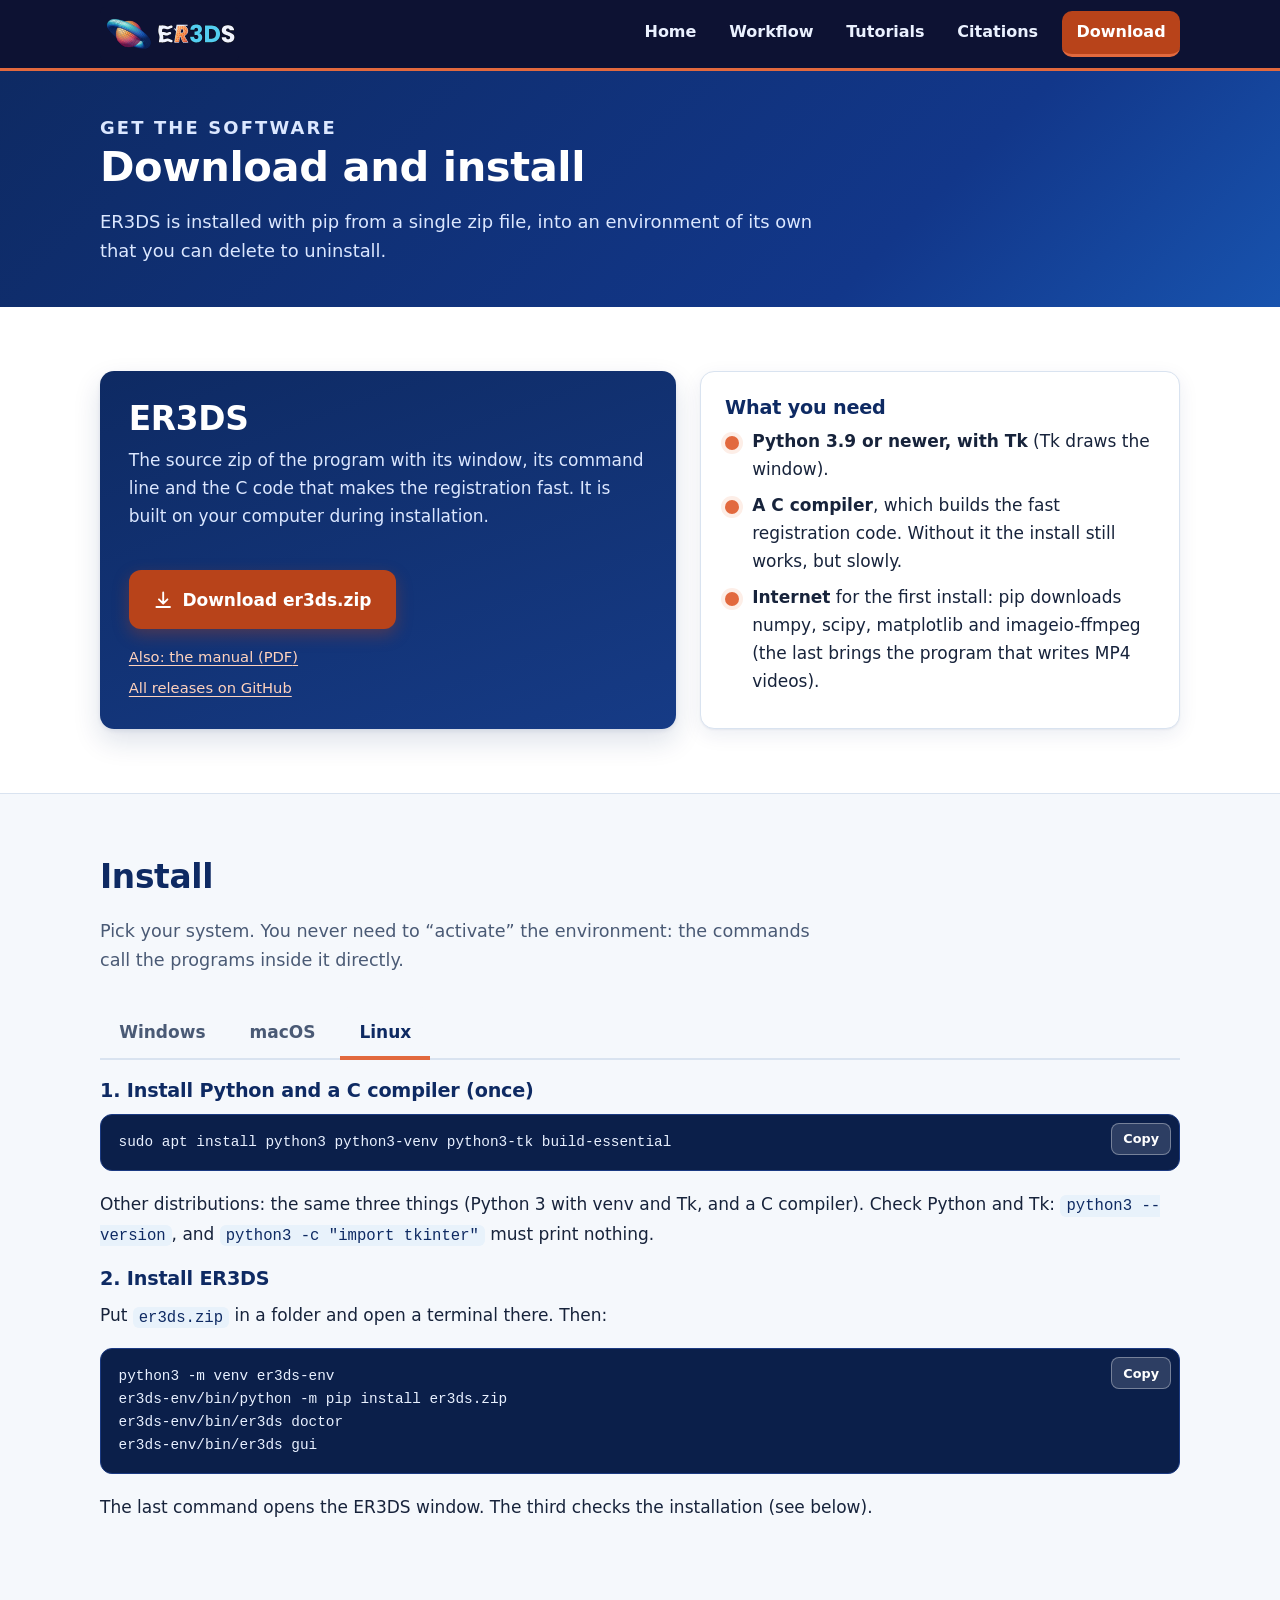
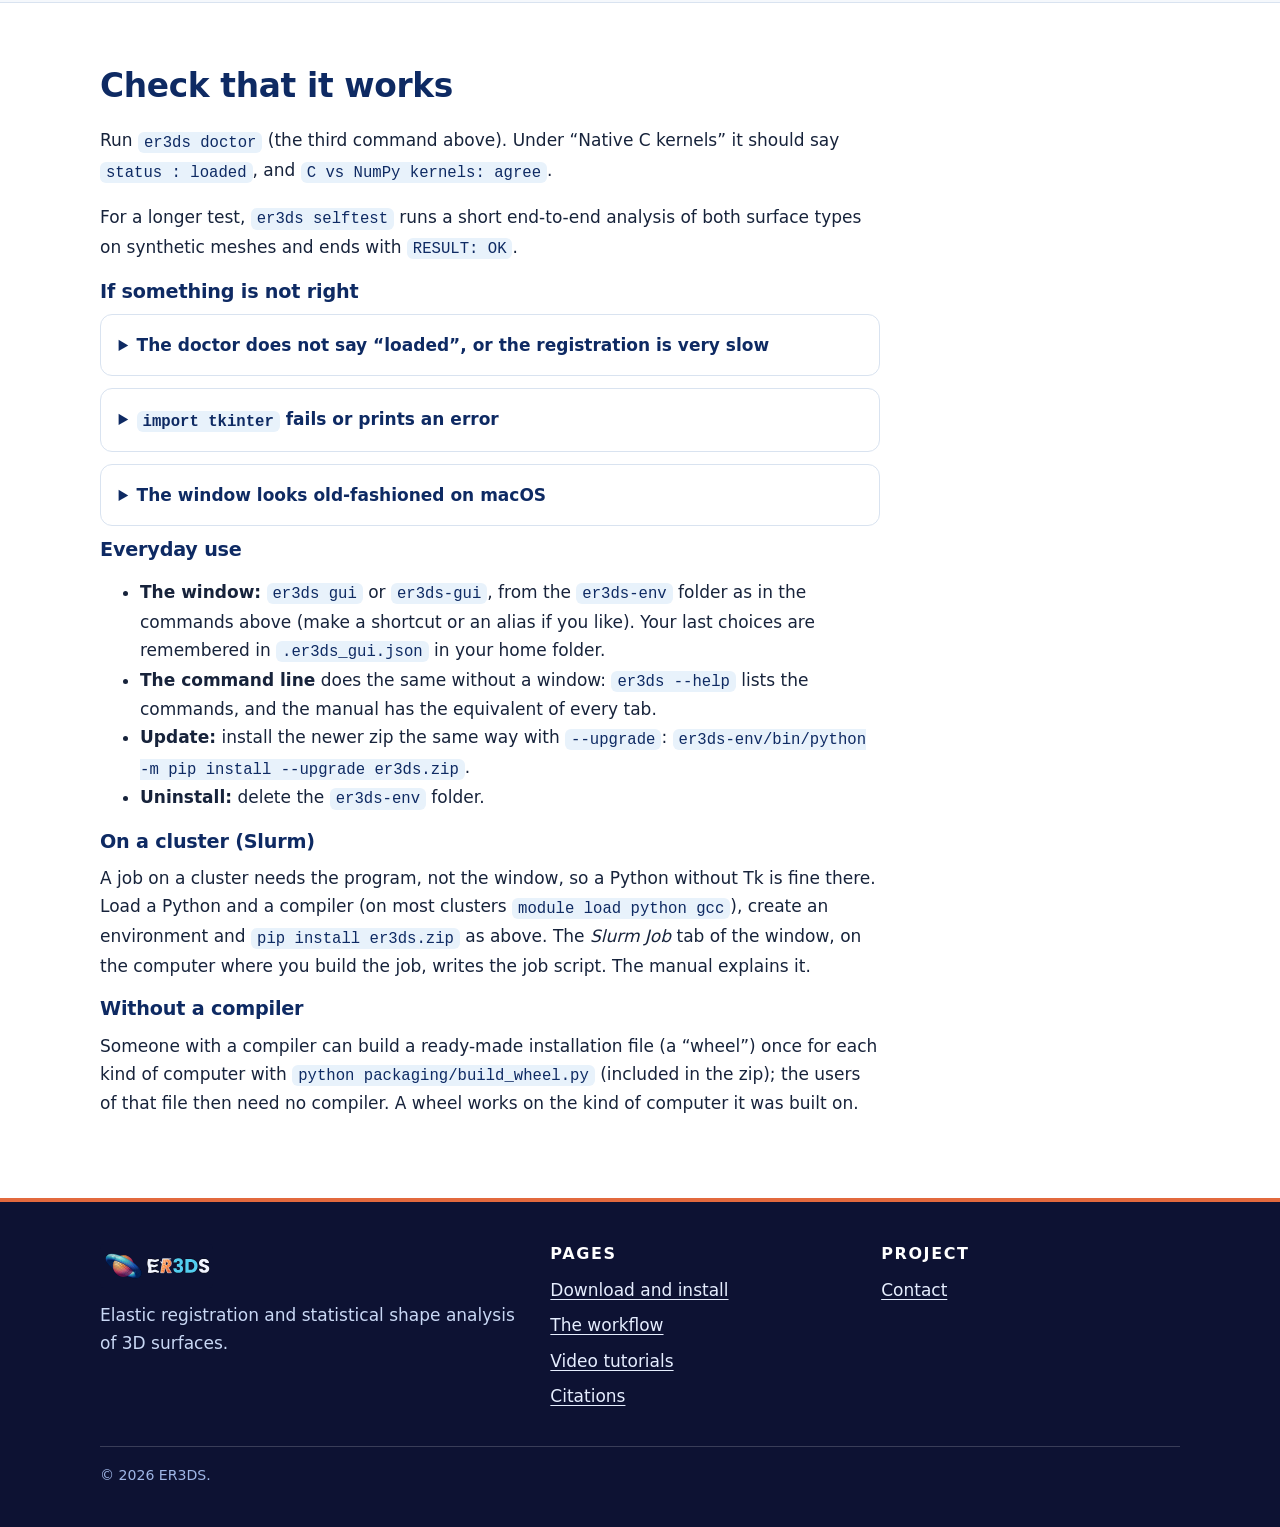
<file: download.html>
<!DOCTYPE html>
<html lang="en">
<head>
<meta charset="utf-8">
<meta name="viewport" content="width=device-width, initial-scale=1">
<title>Download and install ER3DS</title>
<meta name="description" content="Download the ER3DS zip and install it with pip on Windows, macOS or Linux. Requirements, step-by-step commands, a check of the installation, and troubleshooting.">
<meta name="theme-color" content="#0e2a63">
<link rel="icon" href="favicon.ico" sizes="any">
<link rel="icon" type="image/png" sizes="32x32" href="assets/img/icon_32.png">
<link rel="apple-touch-icon" href="assets/img/icon_256.png">
<meta property="og:type" content="website">
<meta property="og:title" content="Download and install ER3DS">
<meta property="og:description" content="Download the ER3DS zip and install it with pip on Windows, macOS or Linux. Requirements, step-by-step commands, a check of the installation, and troubleshooting.">
<meta property="og:url" content="https://er3ds.github.io/er3ds/download.html">
<meta property="og:image" content="https://er3ds.github.io/er3ds/assets/img/og-image.png">
<link rel="stylesheet" href="assets/css/style.css">
<script src="assets/js/site.js" defer></script>
</head>
<body>
<!-- CHROME:HEADER:START -->
<a class="skip" href="#main">Skip to the content</a>
<header class="site-header">
  <div class="container">
    <a class="brand" href="index.html" aria-label="ER3DS, home page"><img src="assets/img/ER3DS_logo_lockup_dark.svg" alt="ER3DS" width="139" height="54"></a>
    <button class="nav-toggle" type="button" aria-controls="site-nav" aria-expanded="false">Menu</button>
    <nav class="site-nav" id="site-nav" aria-label="Main">
      <ul>
        <li><a href="index.html">Home</a></li>
        <li><a href="workflow.html">Workflow</a></li>
        <li><a href="tutorials.html">Tutorials</a></li>
        <li><a href="citations.html">Citations</a></li>
        <li><a class="nav-cta" href="download.html" aria-current="page">Download</a></li>
      </ul>
    </nav>
  </div>
</header>
<!-- CHROME:HEADER:END -->
<main id="main">
<div class="page-hero"><div class="container"><p class="eyebrow">Get the software</p><h1>Download and install</h1><p>ER3DS is installed with pip from a single zip file, into an environment of its own that you can delete to uninstall.</p></div></div>

<section>
  <div class="container">
    <div class="download-box">
      <div class="download-main">
        <h2>ER3DS <span data-release="version"></span></h2>
        <p>The source zip of the program with its window, its command line and the C code that makes the registration fast. It is built on your computer during installation.</p>
        <dl class="facts">
          <div data-release-row="version" hidden><dt>Version</dt><dd data-release="version"></dd></div>
          <div data-release-row="date" hidden><dt>Released</dt><dd data-release="date"></dd></div>
          <div data-release-row="file" hidden><dt>File</dt><dd data-release="file"></dd></div>
          <div data-release-row="size" hidden><dt>Size</dt><dd data-release="size"></dd></div>
          <div data-release-row="sha256" hidden><dt>SHA-256</dt><dd class="mono" data-release="sha256"></dd></div>
        </dl>
        <div class="note" data-release-missing hidden><p><strong>The download is not set up yet.</strong> If you run this site: set your GitHub repository in <code>data/site.json</code> (see the README).</p></div>
        <p style="margin:0"><a class="btn btn-primary" id="download-link" href="downloads/er3ds.zip" data-release-link="file" download><svg viewBox="0 0 24 24" fill="none" stroke="currentColor" stroke-width="2.2" stroke-linecap="round" stroke-linejoin="round" aria-hidden="true"><path d="M12 3v12M7 11l5 5 5-5M4 20h16"/></svg> Download er3ds.zip</a></p>
        <p class="small" style="margin:1rem 0 0"><a href="downloads/ER3DS_manual.pdf" data-release-link="manual" style="color:#ffd2bd">Also: the manual (PDF<span data-release="manual-size" data-prefix=", "></span>)</a></p>
        <p class="small" style="margin:.4rem 0 0"><a href="download.html" data-site="releases" style="color:#ffd2bd" hidden>All releases on GitHub</a></p>
      </div>
      <div class="card">
        <h3>What you need</h3>
        <ul class="checklist">
          <li><strong>Python 3.9 or newer, with Tk</strong> (Tk draws the window).</li>
          <li><strong>A C compiler</strong>, which builds the fast registration code. Without it the install still works, but slowly.</li>
          <li><strong>Internet</strong> for the first install: pip downloads numpy, scipy, matplotlib and imageio-ffmpeg (the last brings the program that writes MP4 videos).</li>
        </ul>
        <p class="small muted" style="margin-top:1rem" data-release-row="sha256" hidden>You can check the download against the SHA-256 shown: <code>certutil -hashfile er3ds.zip SHA256</code> on Windows, <code>shasum -a 256 er3ds.zip</code> on macOS, <code>sha256sum er3ds.zip</code> on Linux.</p>
      </div>
    </div>
    <!-- <div class="note blue">
      <p><strong>Tested on:</strong> Linux with gcc. The Windows and macOS steps below are the standard ones for a pip install with a compiler, but have not yet been run by the program's author. <code>er3ds doctor</code> and <code>er3ds selftest</code> (below) tell you whether your installation works.</p>
    </div> -->
  </div>
</section>

<section class="section-soft" id="install">
  <div class="container">
    <div class="section-head">
      <h2>Install</h2>
      <p>Pick your system. You never need to &ldquo;activate&rdquo; the environment: the commands call the programs inside it directly.</p>
    </div>
    <div class="tabs" data-os-tabs>
      <div role="tablist" aria-label="Operating system">
        <button role="tab" id="tab-windows" aria-controls="panel-windows" aria-selected="true" data-os="windows" type="button">Windows</button>
        <button role="tab" id="tab-macos" aria-controls="panel-macos" aria-selected="false" tabindex="-1" data-os="macos" type="button">macOS</button>
        <button role="tab" id="tab-linux" aria-controls="panel-linux" aria-selected="false" tabindex="-1" data-os="linux" type="button">Linux</button>
      </div>

      <div role="tabpanel" id="panel-windows" aria-labelledby="tab-windows">
        <h3>1. Install Python and a C compiler (once)</h3>
        <ul>
          <li><strong>Python with Tk:</strong> the installer from <a href="https://www.python.org/downloads/" target="_blank" rel="noopener">python.org</a>. It includes Tk; tick &ldquo;Add python.exe to PATH&rdquo;.</li>
          <li><strong>C compiler:</strong> &ldquo;Build Tools for Visual Studio&rdquo; (free) with the &ldquo;Desktop development with C++&rdquo; workload. It is a large download.</li>
        </ul>
        <p>Check Python and Tk: <code>py --version</code>, and <code>py -c "import tkinter"</code> must print nothing.</p>
        <h3>2. Install ER3DS</h3>
        <p>Put <code>er3ds.zip</code> in a folder and open a terminal there (Command Prompt or PowerShell). Then:</p>
        <div class="code"><pre><code>py -m venv er3ds-env
er3ds-env\Scripts\python -m pip install er3ds.zip
er3ds-env\Scripts\er3ds doctor
er3ds-env\Scripts\er3ds gui</code></pre><button class="copy" type="button">Copy</button></div>
        <p>The last command opens the ER3DS window. The third checks the installation (see below).</p>
      </div>

      <div role="tabpanel" id="panel-macos" aria-labelledby="tab-macos" hidden>
        <h3>1. Install Python and a C compiler (once)</h3>
        <ul>
          <li><strong>Python with Tk:</strong> the installer from <a href="https://www.python.org/downloads/" target="_blank" rel="noopener">python.org</a>. It includes a modern Tk; the Python that comes with macOS has an old one and looks wrong. Homebrew works too: <code>brew install python@3.12 python-tk@3.12</code>.</li>
          <li><strong>C compiler:</strong> <code>xcode-select --install</code> (free, a few minutes).</li>
        </ul>
        <p>Check Python and Tk: <code>python3 --version</code>, and <code>python3 -c "import tkinter"</code> must print nothing.</p>
        <h3>2. Install ER3DS</h3>
        <p>Put <code>er3ds.zip</code> in a folder and open a terminal there. Then:</p>
        <div class="code"><pre><code>python3 -m venv er3ds-env
er3ds-env/bin/python -m pip install er3ds.zip
er3ds-env/bin/er3ds doctor
er3ds-env/bin/er3ds gui</code></pre><button class="copy" type="button">Copy</button></div>
        <p>The last command opens the ER3DS window. The third checks the installation (see below).</p>
      </div>

      <div role="tabpanel" id="panel-linux" aria-labelledby="tab-linux" hidden>
        <h3>1. Install Python and a C compiler (once)</h3>
        <div class="code"><pre><code>sudo apt install python3 python3-venv python3-tk build-essential</code></pre><button class="copy" type="button">Copy</button></div>
        <p>Other distributions: the same three things (Python 3 with venv and Tk, and a C compiler). Check Python and Tk: <code>python3 --version</code>, and <code>python3 -c "import tkinter"</code> must print nothing.</p>
        <h3>2. Install ER3DS</h3>
        <p>Put <code>er3ds.zip</code> in a folder and open a terminal there. Then:</p>
        <div class="code"><pre><code>python3 -m venv er3ds-env
er3ds-env/bin/python -m pip install er3ds.zip
er3ds-env/bin/er3ds doctor
er3ds-env/bin/er3ds gui</code></pre><button class="copy" type="button">Copy</button></div>
        <p>The last command opens the ER3DS window. The third checks the installation (see below).</p>
      </div>
    </div>
  </div>
</section>

<section>
  <div class="container narrow">
    <h2>Check that it works</h2>
    <p>Run <code>er3ds doctor</code> (the third command above). Under &ldquo;Native C kernels&rdquo; it should say <code>status : loaded</code>, and <code>C vs NumPy kernels: agree</code>.</p>
    <p>For a longer test, <code>er3ds selftest</code> runs a short end-to-end analysis of both surface types on synthetic meshes and ends with <code>RESULT: OK</code>.</p>

    <h3>If something is not right</h3>
    <details>
      <summary>The doctor does not say &ldquo;loaded&rdquo;, or the registration is very slow</summary>
      <p>The C compiler was not found. <strong>The install still succeeded</strong>, but the slow NumPy fallback is used, and the default Praun-Hoppe parameterization is not available (the first analysis stops with a message that says so; &ldquo;Tutte&rdquo; works). Install the compiler (see your system above) and reinstall:</p>
      <div class="code"><pre><code>er3ds-env/bin/python -m pip install --force-reinstall --no-cache-dir er3ds.zip</code></pre><button class="copy" type="button">Copy</button></div>
      <p>On Windows use <code>er3ds-env\Scripts\python</code>. <code>pip install -v er3ds.zip</code> shows the compiler's messages if something is still wrong.</p>
    </details>
    <details>
      <summary><code>import tkinter</code> fails or prints an error</summary>
      <p>Python was installed without Tk. On Linux install <code>python3-tk</code>; on Windows and macOS use the installer from python.org, which includes it.</p>
    </details>
    <details>
      <summary>The window looks old-fashioned on macOS</summary>
      <p>You are using the Python that comes with macOS, whose Tk is old. Install Python from python.org or with Homebrew (see the macOS tab).</p>
    </details>

    <h3>Everyday use</h3>
    <ul>
      <li><strong>The window:</strong> <code>er3ds gui</code> or <code>er3ds-gui</code>, from the <code>er3ds-env</code> folder as in the commands above (make a shortcut or an alias if you like). Your last choices are remembered in <code>.er3ds_gui.json</code> in your home folder.</li>
      <li><strong>The command line</strong> does the same without a window: <code>er3ds --help</code> lists the commands, and the manual has the equivalent of every tab.</li>
      <li><strong>Update:</strong> install the newer zip the same way with <code>--upgrade</code>: <code>er3ds-env/bin/python -m pip install --upgrade er3ds.zip</code>.</li>
      <li><strong>Uninstall:</strong> delete the <code>er3ds-env</code> folder.</li>
    </ul>

    <h3>On a cluster (Slurm)</h3>
    <p>A job on a cluster needs the program, not the window, so a Python without Tk is fine there. Load a Python and a compiler (on most clusters <code>module load python gcc</code>), create an environment and <code>pip install er3ds.zip</code> as above. The <em>Slurm Job</em> tab of the window, on the computer where you build the job, writes the job script. The manual explains it.</p>

    <h3>Without a compiler</h3>
    <p>Someone with a compiler can build a ready-made installation file (a &ldquo;wheel&rdquo;) once for each kind of computer with <code>python packaging/build_wheel.py</code> (included in the zip); the users of that file then need no compiler. A wheel works on the kind of computer it was built on.</p>

    <p data-site-text="license_note" hidden class="muted small"></p>
  </div>
</section>

</main>
<!-- CHROME:FOOTER:START -->
<footer class="site-footer">
  <div class="container">
    <div class="cols">
      <div>
        <img src="assets/img/ER3DS_logo_lockup_dark.svg" alt="ER3DS" width="113" height="44">
        <p>Elastic registration and statistical shape analysis of 3D surfaces.</p>
      </div>
      <div>
        <h2>Pages</h2>
        <ul>
          <li><a href="download.html">Download and install</a></li>
          <li><a href="workflow.html">The workflow</a></li>
          <li><a href="tutorials.html">Video tutorials</a></li>
          <li><a href="citations.html">Citations</a></li>
        </ul>
      </div>
      <div>
        <h2>Project</h2>
        <ul>
          <!-- <li><a href="downloads/ER3DS_manual.pdf" data-release-link="manual">Manual (PDF)</a></li> -->
          <!-- <li><a href="download.html" data-site="github" hidden>Source on GitHub</a></li> -->
          <!-- <li><a href="download.html" data-site="issues" hidden>Report a problem</a></li> -->
          <li><a href="download.html" data-site="contact" hidden>Contact</a></li>
        </ul>
      </div>
    </div>
    <p class="fine">&copy; <span data-year>2026</span> ER3DS. <span data-site-text="license_note" hidden></span></p>
  </div>
</footer>
<!-- CHROME:FOOTER:END -->
</body>
</html>
</file>
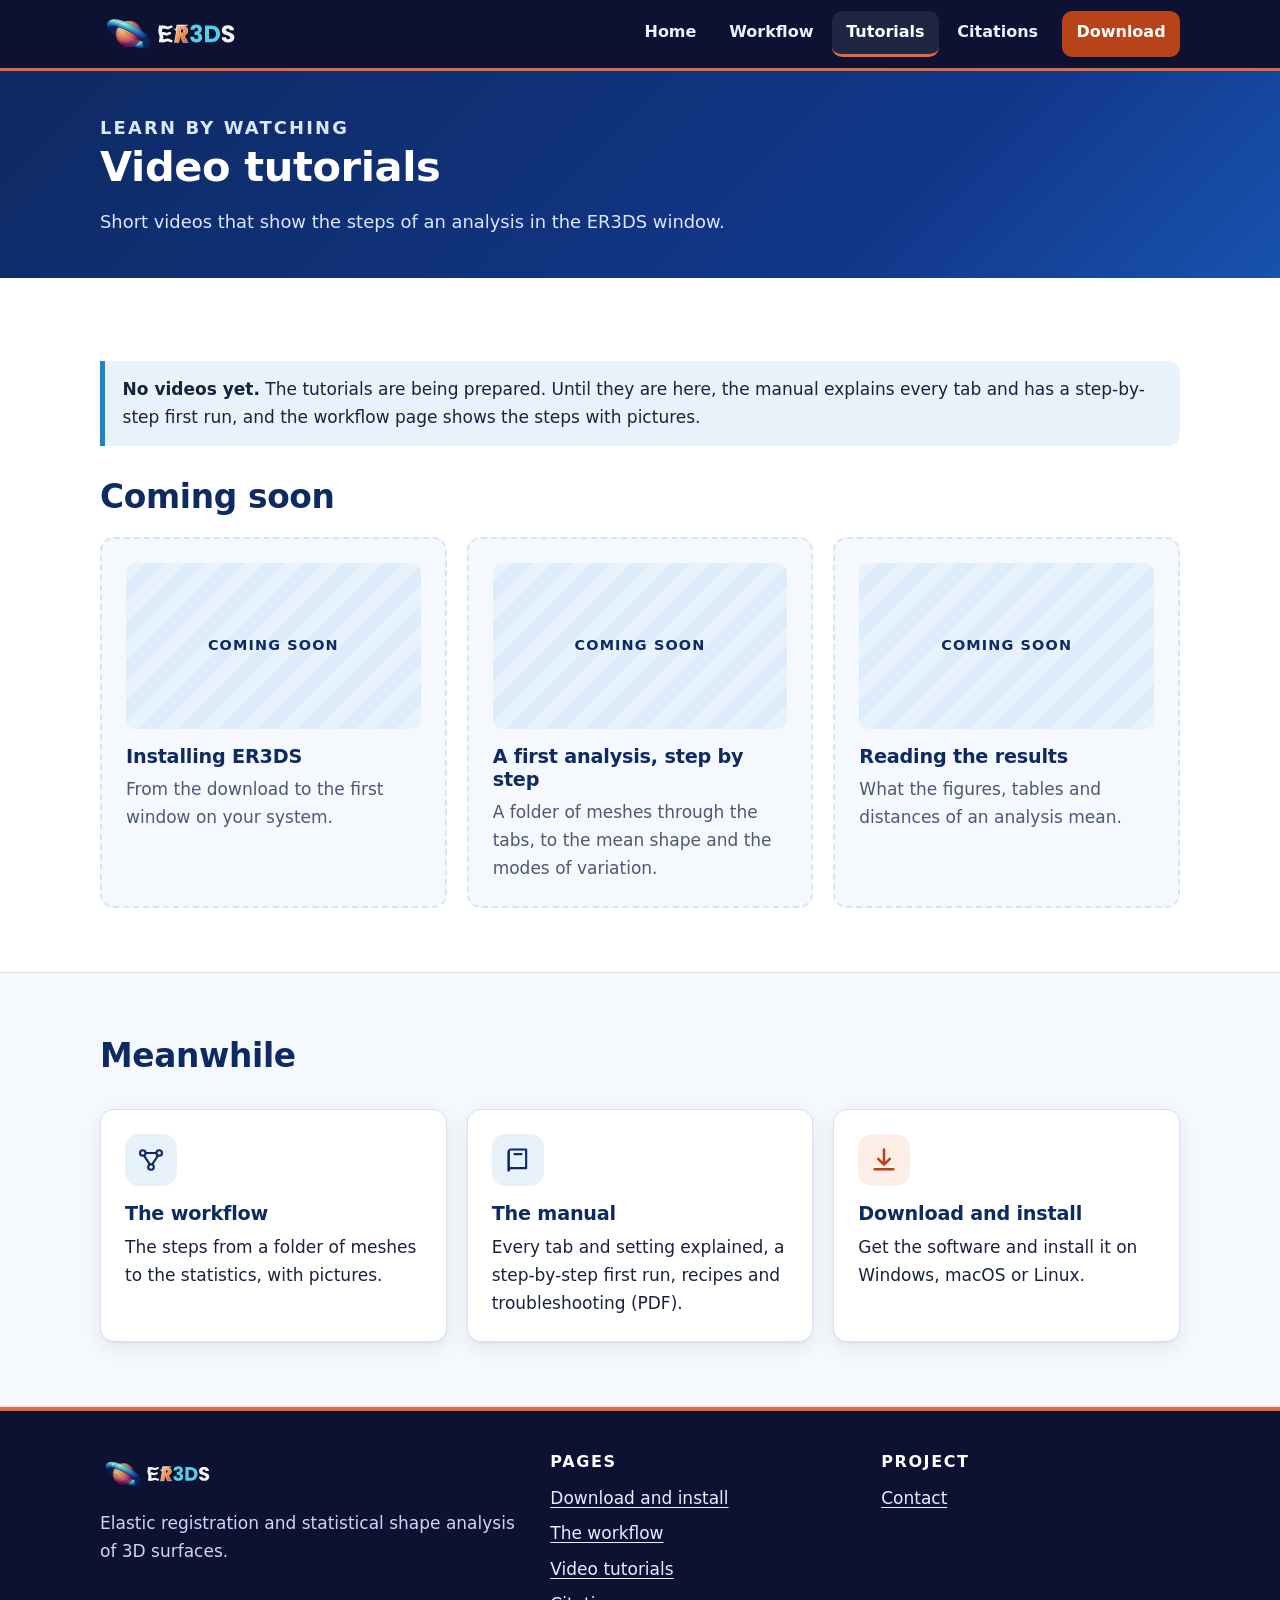
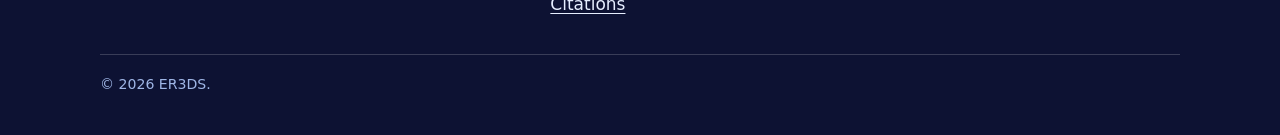
<file: tutorials.html>
<!DOCTYPE html>
<html lang="en">
<head>
<meta charset="utf-8">
<meta name="viewport" content="width=device-width, initial-scale=1">
<title>Video tutorials | ER3DS</title>
<meta name="description" content="Video tutorials for ER3DS: short videos that show the steps of an analysis in the window. The videos are being prepared.">
<meta name="theme-color" content="#0e2a63">
<link rel="icon" href="favicon.ico" sizes="any">
<link rel="icon" type="image/png" sizes="32x32" href="assets/img/icon_32.png">
<link rel="apple-touch-icon" href="assets/img/icon_256.png">
<meta property="og:type" content="website">
<meta property="og:title" content="Video tutorials | ER3DS">
<meta property="og:description" content="Video tutorials for ER3DS: short videos that show the steps of an analysis in the window. The videos are being prepared.">
<meta property="og:url" content="https://er3ds.github.io/er3ds/tutorials.html">
<meta property="og:image" content="https://er3ds.github.io/er3ds/assets/img/og-image.png">
<link rel="stylesheet" href="assets/css/style.css">
<script src="assets/js/site.js" defer></script>
</head>
<body>
<!-- CHROME:HEADER:START -->
<a class="skip" href="#main">Skip to the content</a>
<header class="site-header">
  <div class="container">
    <a class="brand" href="index.html" aria-label="ER3DS, home page"><img src="assets/img/ER3DS_logo_lockup_dark.svg" alt="ER3DS" width="139" height="54"></a>
    <button class="nav-toggle" type="button" aria-controls="site-nav" aria-expanded="false">Menu</button>
    <nav class="site-nav" id="site-nav" aria-label="Main">
      <ul>
        <li><a href="index.html">Home</a></li>
        <li><a href="workflow.html">Workflow</a></li>
        <li><a href="tutorials.html" aria-current="page">Tutorials</a></li>
        <li><a href="citations.html">Citations</a></li>
        <li><a class="nav-cta" href="download.html">Download</a></li>
      </ul>
    </nav>
  </div>
</header>
<!-- CHROME:HEADER:END -->
<main id="main">
<div class="page-hero"><div class="container"><p class="eyebrow">Learn by watching</p><h1>Video tutorials</h1><p>Short videos that show the steps of an analysis in the ER3DS window.</p></div></div>
<section>
  <div class="container">
    <div id="tutorial-list" class="grid grid-3" aria-live="polite"></div>
    <div id="tutorial-empty">
      <div class="note blue"><p><strong>No videos yet.</strong> The tutorials are being prepared. Until they are here, the manual explains every tab and has a step-by-step first run, and the workflow page shows the steps with pictures.</p></div>
      <h2 style="margin-top:2rem">Coming soon</h2>
      <div class="grid grid-3">
<div class="card placeholder-card"><div class="soon">Coming soon</div><h3>Installing ER3DS</h3><p class="muted">From the download to the first window on your system.</p></div>
<div class="card placeholder-card"><div class="soon">Coming soon</div><h3>A first analysis, step by step</h3><p class="muted">A folder of meshes through the tabs, to the mean shape and the modes of variation.</p></div>
<div class="card placeholder-card"><div class="soon">Coming soon</div><h3>Reading the results</h3><p class="muted">What the figures, tables and distances of an analysis mean.</p></div>
      </div>
    </div>
    <noscript><div class="note"><p>The list of videos needs JavaScript. You can also open the <a href="downloads/ER3DS_manual.pdf">manual</a> or read the <a href="workflow.html">workflow</a>.</p></div></noscript>
  </div>
</section>

<section class="section-soft">
  <div class="container">
    <div class="section-head"><h2>Meanwhile</h2></div>
    <div class="grid grid-3">
      <a class="card" href="workflow.html"><div class="icon"><svg viewBox="0 0 24 24" fill="none" stroke="currentColor" stroke-width="1.8" stroke-linecap="round" stroke-linejoin="round" aria-hidden="true"><circle cx="5" cy="6" r="2.4"/><circle cx="19" cy="6" r="2.4"/><circle cx="12" cy="18" r="2.4"/><path d="M7.4 6h9.2M6 8.2l5 7.6M18 8.2l-5 7.6"/></svg></div><h3>The workflow</h3><p>The steps from a folder of meshes to the statistics, with pictures.</p></a>
      <a class="card" href="downloads/ER3DS_manual.pdf" data-release-link="manual"><div class="icon"><svg viewBox="0 0 24 24" fill="none" stroke="currentColor" stroke-width="1.8" stroke-linecap="round" stroke-linejoin="round" aria-hidden="true"><path d="M4 5a2 2 0 0 1 2-2h13v16H6a2 2 0 0 0-2 2z"/><path d="M4 21V5M9 7h6"/></svg></div><h3>The manual</h3><p>Every tab and setting explained, a step-by-step first run, recipes and troubleshooting (PDF).</p></a>
      <a class="card" href="download.html"><div class="icon orange"><svg viewBox="0 0 24 24" fill="none" stroke="currentColor" stroke-width="2.2" stroke-linecap="round" stroke-linejoin="round" aria-hidden="true"><path d="M12 3v12M7 11l5 5 5-5M4 20h16"/></svg></div><h3>Download and install</h3><p>Get the software and install it on Windows, macOS or Linux.</p></a>
    </div>
  </div>
</section>

</main>
<!-- CHROME:FOOTER:START -->
<footer class="site-footer">
  <div class="container">
    <div class="cols">
      <div>
        <img src="assets/img/ER3DS_logo_lockup_dark.svg" alt="ER3DS" width="113" height="44">
        <p>Elastic registration and statistical shape analysis of 3D surfaces.</p>
      </div>
      <div>
        <h2>Pages</h2>
        <ul>
          <li><a href="download.html">Download and install</a></li>
          <li><a href="workflow.html">The workflow</a></li>
          <li><a href="tutorials.html">Video tutorials</a></li>
          <li><a href="citations.html">Citations</a></li>
        </ul>
      </div>
      <div>
        <h2>Project</h2>
        <ul>
          <!-- <li><a href="downloads/ER3DS_manual.pdf" data-release-link="manual">Manual (PDF)</a></li> -->
          <!-- <li><a href="download.html" data-site="github" hidden>Source on GitHub</a></li> -->
          <!-- <li><a href="download.html" data-site="issues" hidden>Report a problem</a></li> -->
          <li><a href="download.html" data-site="contact" hidden>Contact</a></li>
        </ul>
      </div>
    </div>
    <p class="fine">&copy; <span data-year>2026</span> ER3DS. <span data-site-text="license_note" hidden></span></p>
  </div>
</footer>
<!-- CHROME:FOOTER:END -->
</body>
</html>
</file>
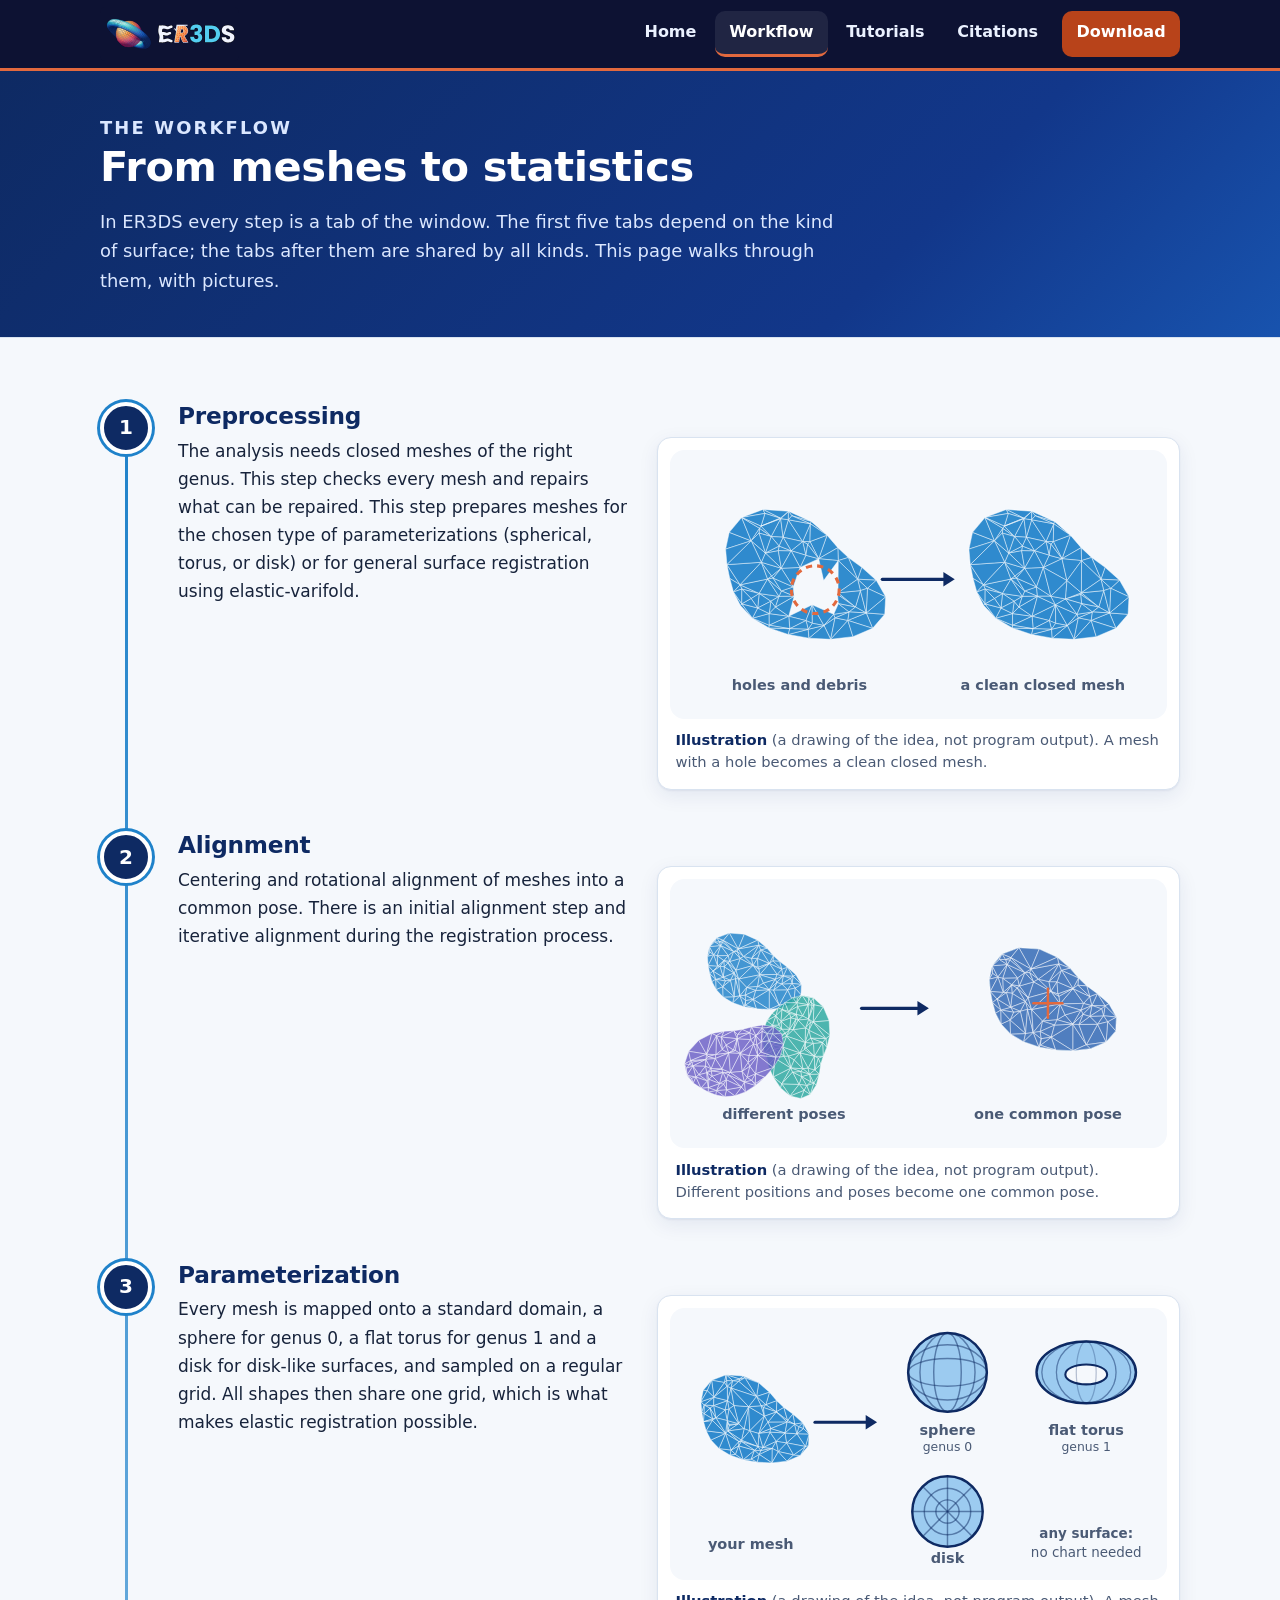
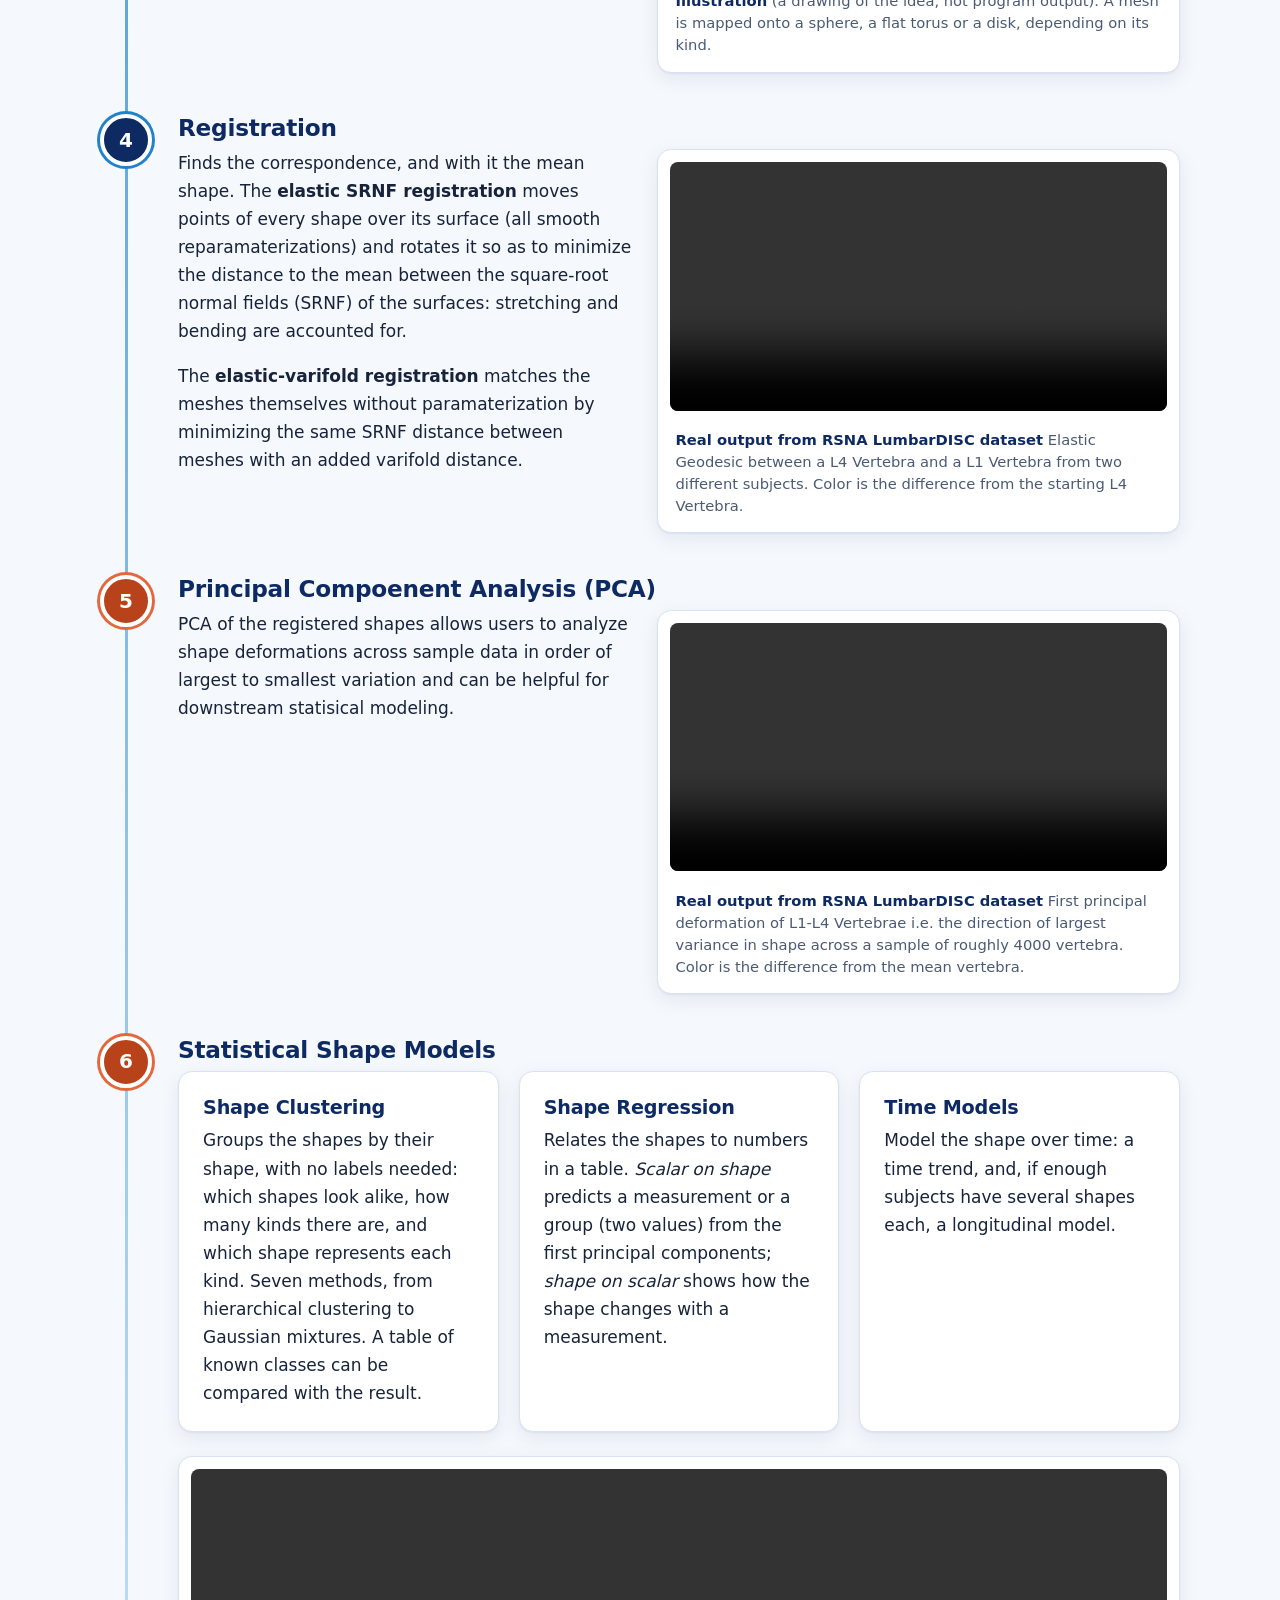
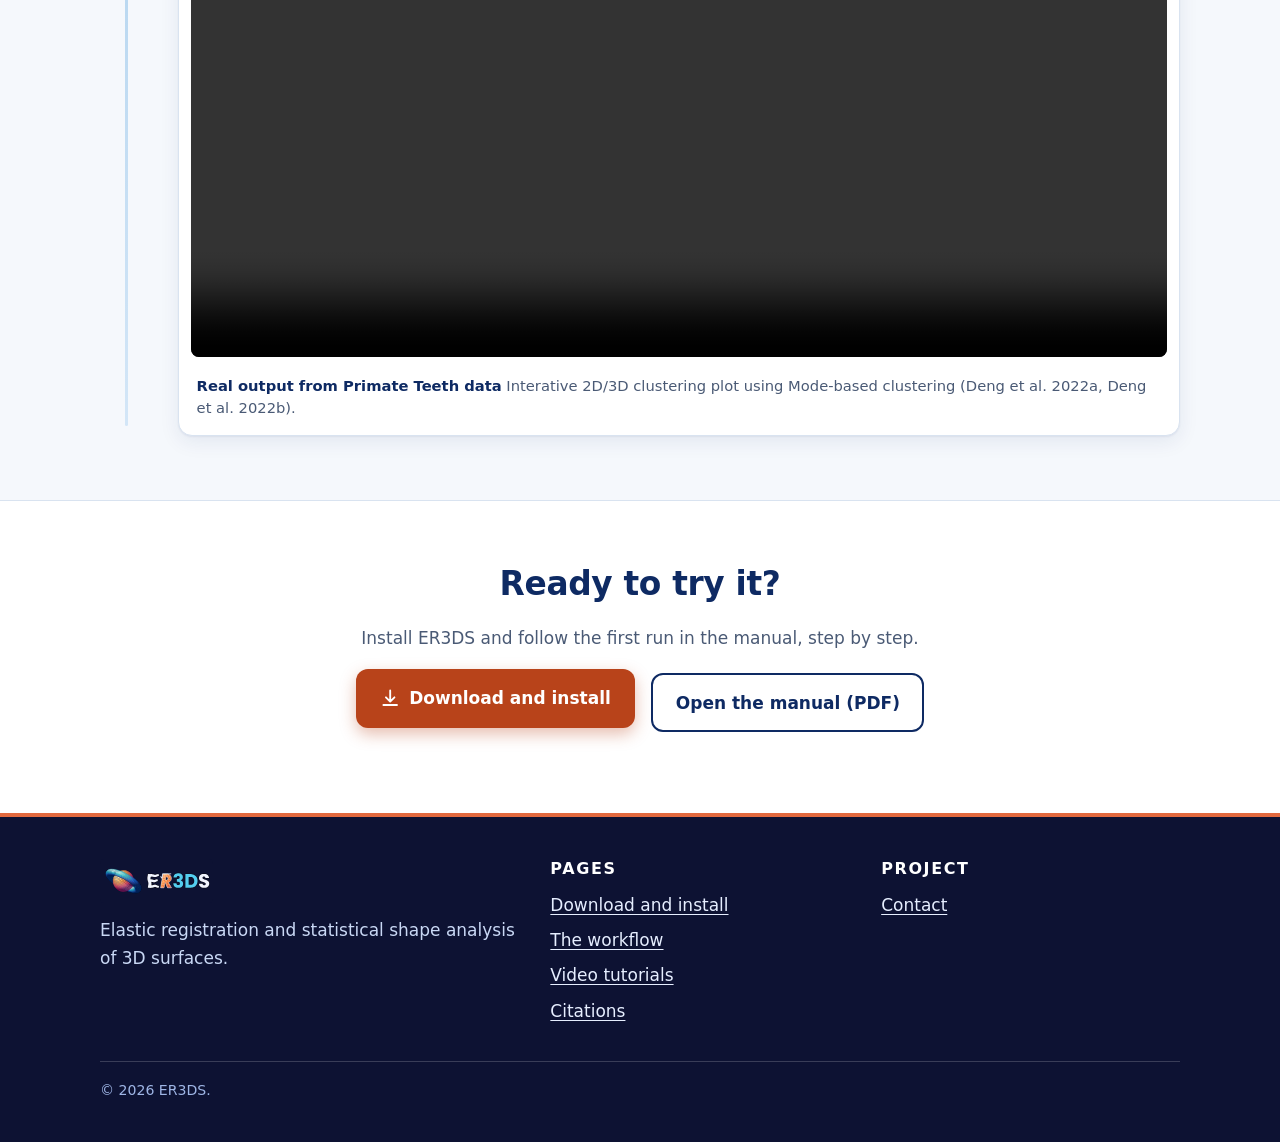
<file: workflow.html>
<!DOCTYPE html>
<html lang="en">
<head>
<meta charset="utf-8">
<meta name="viewport" content="width=device-width, initial-scale=1">
<title>The workflow: from meshes to statistics | ER3DS</title>
<meta name="description" content="The steps of statistical shape analysis in ER3DS, from preprocessing and alignment to registration, principal components, clustering, regression, geodesics and videos, with pictures.">
<meta name="theme-color" content="#0e2a63">
<link rel="icon" href="favicon.ico" sizes="any">
<link rel="icon" type="image/png" sizes="32x32" href="assets/img/icon_32.png">
<link rel="apple-touch-icon" href="assets/img/icon_256.png">
<meta property="og:type" content="website">
<meta property="og:title" content="The workflow: from meshes to statistics | ER3DS">
<meta property="og:description" content="The steps of statistical shape analysis in ER3DS, from preprocessing and alignment to registration, principal components, clustering, regression, geodesics and videos, with pictures.">
<meta property="og:url" content="https://er3ds.github.io/er3ds/workflow.html">
<meta property="og:image" content="https://er3ds.github.io/er3ds/assets/img/og-image.png">
<link rel="stylesheet" href="assets/css/style.css">
<script src="assets/js/site.js" defer></script>
</head>
<body>
<!-- CHROME:HEADER:START -->
<a class="skip" href="#main">Skip to the content</a>
<header class="site-header">
  <div class="container">
    <a class="brand" href="index.html" aria-label="ER3DS, home page"><img src="assets/img/ER3DS_logo_lockup_dark.svg" alt="ER3DS" width="139" height="54"></a>
    <button class="nav-toggle" type="button" aria-controls="site-nav" aria-expanded="false">Menu</button>
    <nav class="site-nav" id="site-nav" aria-label="Main">
      <ul>
        <li><a href="index.html">Home</a></li>
        <li><a href="workflow.html" aria-current="page">Workflow</a></li>
        <li><a href="tutorials.html">Tutorials</a></li>
        <li><a href="citations.html">Citations</a></li>
        <li><a class="nav-cta" href="download.html">Download</a></li>
      </ul>
    </nav>
  </div>
</header>
<!-- CHROME:HEADER:END -->
<main id="main">
<div class="page-hero"><div class="container"><p class="eyebrow">The workflow</p><h1>From meshes to statistics</h1><p>In ER3DS every step is a tab of the window. The first five tabs depend on the kind of surface; the tabs after them are shared by all kinds. This page walks through them, with pictures.</p></div></div>

<!-- <section>
  <div class="container narrow">
    <h2>The idea in a few sentences</h2>
    <p>To compare many shapes with statistics you first have to say which point on one shape corresponds to which point on every other. Finding that correspondence is called <strong>registration</strong>. ER3DS does it <em>elastically</em>: it allows the points to slide over the surface and the surface to stretch and bend, and it measures how different two shapes are after the best possible matching.</p>
    <p>Once the shapes are in correspondence, <em>vertex k is the same location on every shape</em>. Every shape becomes a point in a space of shapes, and the usual tools apply: a mean, the main ways in which the shapes differ, groups, relations to other measurements, and change over time.</p>
  </div>
</section> -->

<!-- <section class="section-soft">
  <div class="container">
    <p class="flow-label">The steps (tabs 1 to 5)</p>
    <ol class="flow">
      <li><a class="box" href="#step-1"><span class="n">1</span>Preprocessing</a><span class="arrow" aria-hidden="true">&rarr;</span></li>
      <li><a class="box" href="#step-2"><span class="n">2</span>Alignment</a><span class="arrow" aria-hidden="true">&rarr;</span></li>
      <li><a class="box" href="#step-3"><span class="n">3</span>Parameterization</a><span class="arrow" aria-hidden="true">&rarr;</span></li>
      <li><a class="box" href="#step-4"><span class="n">4</span>Registration</a><span class="arrow" aria-hidden="true">&rarr;</span></li>
      <li><a class="box" href="#step-5"><span class="n">5</span>Register New Shapes</a></li>
    </ol>
    <p class="flow-label">Then, for every surface type</p>
    <ol class="flow">
      <li><a class="box shared" href="#step-6"><span class="n">6</span>PCA</a><span class="arrow" aria-hidden="true">&rarr;</span></li>
      <li><a class="box shared" href="#step-7"><span class="n">7</span>Clustering, Regression, Time Models</a><span class="arrow" aria-hidden="true">&rarr;</span></li>
      <li><a class="box shared" href="#step-8"><span class="n">8</span>Geodesics and Videos</a></li>
    </ol>
    <p class="muted small" style="margin-top:1.2rem">Steps 1 to 5 are the numbered tabs of the window. Steps 6 to 8 group the tabs that follow them, which you can use in any order once there is a registration.</p>
  </div>
</section> -->

<!-- <section id="surface-types">
  <div class="container">
    <div class="section-head">
      <h2>First: which kind of surface?</h2>
      <p>Count the handles of your meshes. A mesh without any tunnel through it (a ball, a tooth, a bone without a canal) is genus 0; one tunnel (a ring, a vertebra with its spinal canal) is genus 1. Do not mix meshes of different genus in one analysis: the Preprocessing step reports the topology of every mesh and skips one of the wrong type, with the reason.</p>
    </div>
    <div class="table-wrap">
      <table>
        <thead><tr><th scope="col">Type</th><th scope="col">Your meshes</th><th scope="col">Chart (step 3)</th><th scope="col">Registration (step 4)</th></tr></thead>
        <tbody>
          <tr><th scope="row">Genus 0</th><td>closed, no handle (most teeth, many bones)</td><td>sphere</td><td>elastic SRNF, or elastic-varifold</td></tr>
          <tr><th scope="row">Genus 1</th><td>closed, exactly one handle (a ring, a vertebra)</td><td>flat torus</td><td>elastic SRNF, or elastic-varifold</td></tr>
          <tr><th scope="row">Disk</th><td>open, one boundary, no handle (a face, a tooth cut flat)</td><td>disk</td><td>elastic SRNF on the disk</td></tr>
          <tr><th scope="row">Any surface</th><td>anything else: several boundaries, several pieces, several handles</td><td>none: nothing is parameterized</td><td>elastic-varifold</td></tr>
        </tbody>
      </table>
    </div>
  </div>
</section> -->

<section class="section-soft">
  <div class="container">
    <ol class="steps">

      <li class="step" id="step-1">
        <span class="step-num" aria-hidden="true">1</span>
        <h2>Preprocessing </h2>
        <div class="step-body">
          <div>
            <p>The analysis needs closed meshes of the right genus. This step checks every mesh and repairs what can be repaired. This step prepares meshes for the chosen type of parameterizations (spherical, torus, or disk) or for general surface registration using elastic-varifold.</p>
          </div>
          <figure class="figure"><img src="assets/img/step-preprocess.svg" width="480" height="260" loading="lazy" alt="A mesh with a hole, drawn as a blue triangle mesh with a dashed orange ring around the hole, and an arrow to the same mesh without the hole."><figcaption><strong>Illustration</strong> (a drawing of the idea, not program output). A mesh with a hole becomes a clean closed mesh.</figcaption></figure>
        </div>
      </li>

      <li class="step" id="step-2">
        <span class="step-num" aria-hidden="true">2</span>
        <h2>Alignment </h2>
        <div class="step-body">
          <div>
            <p>Centering and rotational alignment of meshes into a common pose. There is an initial alignment step and iterative alignment during the registration process.</p>
          </div>
          <figure class="figure"><img src="assets/img/step-align.svg" width="480" height="260" loading="lazy" alt="Three copies of the same bean-shaped mesh in different positions and orientations on the left, and on the right the three copies lying on top of each other in one common pose, with an orange cross at their common center."><figcaption><strong>Illustration</strong> (a drawing of the idea, not program output). Different positions and poses become one common pose.</figcaption></figure>
        </div>
      </li>

      <li class="step" id="step-3">
        <span class="step-num" aria-hidden="true">3</span>
        <h2>Parameterization </h2>
        <div class="step-body">
          <div>
            <p>Every mesh is mapped onto a standard domain, a sphere for genus 0, a flat torus for genus 1 and a disk for disk-like surfaces, and sampled on a regular grid. All shapes then share one grid, which is what makes elastic registration possible.</p>
          </div>
          <figure class="figure"><img src="assets/img/step-parameterize.svg" width="480" height="262" loading="lazy" alt="A blue mesh with an arrow to three charts: a sphere with meridians and parallels labeled genus 0, a flat torus labeled genus 1, and a disk with polar grid lines. A note says that for any surface no chart is needed."><figcaption><strong>Illustration</strong> (a drawing of the idea, not program output). A mesh is mapped onto a sphere, a flat torus or a disk, depending on its kind.</figcaption></figure>
        </div>
      </li>

      <li class="step" id="step-4">
        <span class="step-num" aria-hidden="true">4</span>
        <h2>Registration </h2>
        <div class="step-body">
          <div>
            <p>Finds the correspondence, and with it the mean shape. The <strong>elastic SRNF registration</strong> moves points of every shape over its surface (all smooth reparamaterizations) and rotates it so as to minimize the distance to the mean between the square-root normal fields (SRNF) of the surfaces: stretching and bending are accounted for.</p>
            <p>The <strong>elastic-varifold registration</strong> matches the meshes themselves without paramaterization by minimizing the same SRNF distance between meshes with an added varifold distance.</p>
          </div>
          <figure class="figure">
            <video
              controls
              autoplay
              muted
              loop
              playsinline
              preload="metadata"
              width="847"
              style="width: 100%; height: auto; border-radius: 8px;"
            >
              <source src="videos/geodesic_2640780391_vertebra44_to_1396013657_vertebra41.mp4" type="video/mp4">
              Your browser does not support the video tag.
            </video>
            <figcaption>
              <strong>Real output from RSNA LumbarDISC dataset</strong> Elastic Geodesic between a L4 Vertebra and a L1 Vertebra from two different subjects. Color is the difference from the starting L4 Vertebra.
            </figcaption>
          </figure>
          <!-- <figure class="figure"><a class="zoom" href="assets/img/figures/registration-before-after.png" aria-label="Open this figure at full size"><img src="assets/img/figures/registration-before-after.png" width="847" height="803" loading="lazy" alt="Three vertebra meshes in three rows. The left column shows the mean shape in grey. The middle column shows each vertebra before registration colored by its difference from the mean, with large differences in dark red and purple. The right column shows the same vertebrae after registration, almost uniformly pale, so they now match the mean closely."></a><figcaption><strong>Real output</strong> for three vertebrae: each shape against the mean (left), before registration (middle, best rotation only) and after (right). Color is the local difference to the mean. The distance falls from 0.44, 1.36 and 1.26 to 0.34, 0.34 and 0.33. <span class="muted">(Click the picture for the full-size figure.)</span></figcaption></figure> -->
        </div>
      </li>

      <!-- <li class="step" id="step-5">
        <span class="step-num" aria-hidden="true">5</span>
        <h2>Register New Shapes <span class="pill tag">Tab 5</span></h2>
        <div class="step-body">
          <div>
            <p>New specimens arrive after an analysis. Instead of redoing everything (which would change the mean and every correspondence), each new mesh is registered on its own to the <em>given</em> mean, placed in the model&rsquo;s PCA and saved with the model&rsquo;s vertex numbering, so it can be viewed and compared with the old shapes.</p>
            <p class="where"><strong>Good to know:</strong> the new shapes never change the mean or the other shapes.</p>
          </div>
        </div>
      </li> -->

      <li class="step" id="step-5">
        <span class="step-num shared" aria-hidden="true">5</span>
        <h2>Principal Compoenent Analysis (PCA) </h2>
        <div class="step-body">
          <div>
            <p>PCA of the registered shapes allows users to analyze shape deformations across sample data in order of largest to smallest variation and can be helpful for downstream statisical modeling.</p>
          </div>
          <figure class="figure">
            <video
              controls
              autoplay
              muted
              loop
              playsinline
              preload="metadata"
              width="847"
              style="width: 100%; height: auto; border-radius: 8px;"
            >
              <source src="videos/principal_deformation_PC1.mp4" type="video/mp4">
              Your browser does not support the video tag.
            </video>
            <figcaption>
              <strong>Real output from RSNA LumbarDISC dataset</strong> First principal deformation of L1-L4 Vertebrae i.e. the direction of largest variance in shape across a sample of roughly 4000 vertebra. Color is the difference from the mean vertebra.
            </figcaption>
          </figure>
          <!-- <div class="grid grid-2"> -->
            <!-- <figure class="figure"><a class="zoom" href="assets/img/figures/principal-modes.png" aria-label="Open this figure at full size"><img src="assets/img/figures/principal-modes.png" width="1211" height="454" loading="lazy" alt="Two rows of five vertebra shapes, each row one principal component from minus two standard deviations through the mean to plus two, colored by displacement along the surface normal."></a><figcaption><strong>Real output:</strong> the first two modes of variation of the three vertebrae, colored by the displacement along the surface normal. <span class="muted">(Click the picture for the full-size figure.)</span></figcaption></figure> -->
            <!-- <figure class="figure"><a class="zoom" href="assets/img/figures/scree-plot.png" aria-label="Open this figure at full size"><img src="assets/img/figures/scree-plot.png" width="605" height="396" loading="lazy" alt="A bar chart of the percentage of variance explained by each of seven principal components, falling from about 40 percent for the first, with a red line for the cumulative percentage rising towards 100 percent."></a><figcaption><strong>Real output</strong> for the synthetic example that comes with the program: the variance explained by each component (bars) and the cumulative total (line). <span class="muted">(Click the picture for the full-size figure.)</span></figcaption></figure> -->
          <!-- </div> -->
        </div>
      </li>

      <li class="step" id="step-6">
        <span class="step-num shared" aria-hidden="true">6</span>
        <h2>Statistical Shape Models </h2>
        <div class="step-body single">
          <div class="grid grid-3">
            <div class="card"><h3>Shape Clustering</h3><p>Groups the shapes by their shape, with no labels needed: which shapes look alike, how many kinds there are, and which shape represents each kind. Seven methods, from hierarchical clustering to Gaussian mixtures. A table of known classes can be compared with the result.</p></div>
            <div class="card"><h3>Shape Regression</h3><p>Relates the shapes to numbers in a table. <em>Scalar on shape</em> predicts a measurement or a group (two values) from the first principal components; <em>shape on scalar</em> shows how the shape changes with a measurement.</p></div>
            <div class="card"><h3>Time Models</h3><p>Model the shape over time: a time trend, and, if enough subjects have several shapes each, a longitudinal model. </p></div>
          </div>
          <figure class="figure">
            <video
              controls
              autoplay
              muted
              loop
              playsinline
              preload="metadata"
              width="847"
              style="width: 100%; height: auto; border-radius: 8px;"
            >
              <source src="videos/cluster_video.mp4" type="video/mp4">
              Your browser does not support the video tag.
            </video>
            <figcaption>
              <strong>Real output from Primate Teeth data</strong> Interative 2D/3D clustering plot using Mode-based clustering (Deng et al. 2022a, Deng et al. 2022b).
            </figcaption>
          </figure>
          <!-- <figure class="figure"><a class="zoom" href="assets/img/figures/regression-direction.png" aria-label="Open this figure at full size"><img src="assets/img/figures/regression-direction.png" width="1217" height="262" loading="lazy" alt="Five views of a torus-shaped surface at minus two, minus one, zero, plus one and plus two standard deviations along the direction that predicts a response, colored by displacement from the mean shape, from blue for inward to red for outward. Each view states its predicted response value."></a><figcaption><strong>Real output</strong> of Shape Regression for synthetic bumpy tori (16 shapes, with a response that depends on the shape): the shapes along the direction that predicts the response, with the predicted value of each. Color is the displacement from the mean along the normal. <span class="muted">(Click the picture for the full-size figure.)</span></figcaption></figure> -->
        </div>
      </li>

      <!-- <li class="step" id="step-8">
        <span class="step-num shared" aria-hidden="true">8</span>
        <h2>Compare and show <span class="pill orange tag">Shared tabs</span></h2>
        <div class="step-body single">
          <div>
            <p><strong>Geodesics</strong> compute the shortest path of shapes between two registered specimens: the first, the last and the shapes in between, all in correspondence. <strong>Videos/GIFs/Images</strong> save the principal deformation of the mean along one or several components, a turntable of the mean or of a specimen, and paths between shapes, as MP4, GIF or images.</p>
          </div>
          <figure class="figure"><a class="zoom" href="assets/img/figures/geodesic-paths-molars.png" aria-label="Open this figure at full size"><img src="assets/img/figures/geodesic-paths-molars.png" width="1500" height="651" loading="lazy" alt="Rows of seven molar tooth shapes along paths from the first to the last shape. The top two rows compare the geodesic path in SRNF space with a straight line in shape space for two PC1-extreme teeth; the bottom two rows show the two mean shapes computed in SRNF space and in shape space."></a><figcaption><strong>Real output:</strong> paths between two of 17 baboon molars (top two rows: the SRNF geodesic and a straight line in shape space) and the two means (bottom two rows). <span class="muted">(Click the picture for the full-size figure.)</span></figcaption></figure>
        </div>
      </li> -->
    </ol>
  </div>
</section>

<section>
  <div class="container narrow center">
    <h2>Ready to try it?</h2>
    <p class="muted">Install ER3DS and follow the first run in the manual, step by step.</p>
    <p><a class="btn btn-primary" href="download.html"><svg viewBox="0 0 24 24" fill="none" stroke="currentColor" stroke-width="2.2" stroke-linecap="round" stroke-linejoin="round" aria-hidden="true"><path d="M12 3v12M7 11l5 5 5-5M4 20h16"/></svg> Download and install</a> &nbsp; <a class="btn btn-outline" href="downloads/ER3DS_manual.pdf" data-release-link="manual">Open the manual (PDF)</a></p>
  </div>
</section>

</main>
<!-- CHROME:FOOTER:START -->
<footer class="site-footer">
  <div class="container">
    <div class="cols">
      <div>
        <img src="assets/img/ER3DS_logo_lockup_dark.svg" alt="ER3DS" width="113" height="44">
        <p>Elastic registration and statistical shape analysis of 3D surfaces.</p>
      </div>
      <div>
        <h2>Pages</h2>
        <ul>
          <li><a href="download.html">Download and install</a></li>
          <li><a href="workflow.html">The workflow</a></li>
          <li><a href="tutorials.html">Video tutorials</a></li>
          <li><a href="citations.html">Citations</a></li>
        </ul>
      </div>
      <div>
        <h2>Project</h2>
        <ul>
          <!-- <li><a href="downloads/ER3DS_manual.pdf" data-release-link="manual">Manual (PDF)</a></li> -->
          <!-- <li><a href="download.html" data-site="github" hidden>Source on GitHub</a></li> -->
          <!-- <li><a href="download.html" data-site="issues" hidden>Report a problem</a></li> -->
          <li><a href="download.html" data-site="contact" hidden>Contact</a></li>
        </ul>
      </div>
    </div>
    <p class="fine">&copy; <span data-year>2026</span> ER3DS. <span data-site-text="license_note" hidden></span></p>
  </div>
</footer>
<!-- CHROME:FOOTER:END -->
</body>
</html>
</file>
<file: assets/css/style.css>
/* ER3DS website. Colors taken from the logo: navy #0e2a63, blue #1f82ca, orange #e2693e.
   No external fonts, scripts or images are loaded: everything is in this folder. */
:root {
  --navy: #0e2a63;
  --navy-2: #163b86;
  --bar: #0d1233;                /* the background of the dark logo lockup: the header and the footer have exactly this color, so the logo blends in */
  --blue: #1f82ca;
  --blue-text: #1853ae;          /* links on white: contrast above 7:1 */
  --sky: #e8f2fb;
  --sky-2: #d3e6f7;
  --orange: #e2693e;
  --orange-deep: #b8431a;        /* buttons with white text: contrast above 5:1 */
  --orange-soft: #fdeee7;
  --ink: #17233b;
  --muted: #4a5a75;
  --line: #d9e3f0;
  --soft: #f5f8fc;
  --white: #ffffff;
  --radius: 14px;
  --shadow: 0 1px 2px rgba(14, 42, 99, .06), 0 6px 20px rgba(14, 42, 99, .08);
  --shadow-lift: 0 2px 4px rgba(14, 42, 99, .08), 0 12px 28px rgba(14, 42, 99, .14);
  --maxw: 1120px;
  --font: system-ui, -apple-system, "Segoe UI", Roboto, "Helvetica Neue", Arial, sans-serif;
  --mono: ui-monospace, SFMono-Regular, Menlo, Consolas, "Liberation Mono", monospace;
  color-scheme: light;
}

*, *::before, *::after { box-sizing: border-box; }
html { scroll-behavior: smooth; -webkit-text-size-adjust: 100%; }
body { margin: 0; font-family: var(--font); font-size: 1.0625rem; line-height: 1.65; color: var(--ink); background: var(--white); }
img, svg, video { max-width: 100%; height: auto; }
a { color: var(--blue-text); text-underline-offset: 3px; }
a:hover { color: var(--navy); }
h1, h2, h3, h4 { color: var(--navy); line-height: 1.2; margin: 0 0 .6em; letter-spacing: -.01em; }
h1 { font-size: clamp(2rem, 4.2vw, 3rem); font-weight: 800; }
h2 { font-size: clamp(1.5rem, 2.8vw, 2.05rem); font-weight: 750; }
h3 { font-size: 1.2rem; font-weight: 700; }
p { margin: 0 0 1em; }
code { font-family: var(--mono); font-size: .92em; background: var(--sky); color: var(--navy); padding: .1em .38em; border-radius: 6px; }
:focus-visible { outline: 3px solid var(--orange); outline-offset: 2px; border-radius: 4px; }
.skip { position: absolute; left: -999px; top: 8px; background: var(--white); color: var(--navy); padding: .6rem 1rem; border-radius: 8px; z-index: 100; }
.skip:focus { left: 8px; }
.container { width: 100%; max-width: var(--maxw); margin: 0 auto; padding: 0 1.25rem; }
.narrow { max-width: 820px; }
.muted { color: var(--muted); }
.center { text-align: center; }
.small { font-size: .92rem; }

/* ------------------------------------------------------------------------------------------------ header */
.site-header { position: sticky; top: 0; z-index: 50; background: var(--bar); border-bottom: 3px solid var(--orange); }
.site-header .container { display: flex; align-items: center; justify-content: space-between; gap: 1rem; min-height: 68px; }
.brand { display: inline-flex; align-items: center; text-decoration: none; }
.brand img { height: 54px; width: auto; display: block; }
.nav-toggle { display: none; background: transparent; border: 2px solid rgba(255,255,255,.55); color: var(--white); border-radius: 10px; padding: .45rem .75rem; font: inherit; font-weight: 600; cursor: pointer; }
.nav-toggle:hover { background: rgba(255,255,255,.1); }
.site-nav ul { list-style: none; display: flex; gap: .25rem; margin: 0; padding: 0; flex-wrap: wrap; }
.site-nav a { display: block; color: #eaf1ff; text-decoration: none; font-weight: 600; font-size: 1rem; padding: .55rem .9rem; border-radius: 10px; border-bottom: 3px solid transparent; }
.site-nav a:hover { background: rgba(255,255,255,.12); color: var(--white); }
.site-nav a[aria-current="page"] { color: var(--white); border-bottom-color: var(--orange); background: rgba(255,255,255,.08); }
.site-nav a.nav-cta { background: var(--orange-deep); color: var(--white); margin-left: .35rem; }
.site-nav a.nav-cta:hover { background: #a43812; }

/* ------------------------------------------------------------------------------------------------ hero */
.hero { position: relative; overflow: hidden; color: var(--white); background: radial-gradient(1200px 520px at 85% -10%, #2a6fc2 0%, rgba(42,111,194,0) 60%), linear-gradient(135deg, var(--navy) 0%, #12378a 55%, #1853ae 100%); }
.hero::after { content: ""; position: absolute; right: -140px; top: -120px; width: 620px; height: 620px; border-radius: 50%; border: 54px solid rgba(255,255,255,.06); transform: rotate(-18deg) scale(1, .42); pointer-events: none; }
.hero .container { position: relative; z-index: 1; padding-top: clamp(3rem, 7vw, 5.5rem); padding-bottom: clamp(3rem, 7vw, 5.5rem); }
.hero h1 { color: var(--white); max-width: 17ch; }
.hero h1 .accent { color: #ff9a73; }
.hero .lead { font-size: clamp(1.1rem, 1.7vw, 1.3rem); max-width: 44rem; color: #dbe7ff; }
.hero-actions { display: flex; flex-wrap: wrap; gap: .85rem; margin-top: 1.7rem; }
.hero-note { margin-top: 1.1rem; font-size: .95rem; color: #bcd0f5; }
.page-hero { background: linear-gradient(135deg, var(--navy) 0%, #12378a 70%, #1853ae 100%); color: var(--white); }
.page-hero .container { padding-top: 2.6rem; padding-bottom: 2.6rem; }
.page-hero h1 { color: var(--white); font-size: clamp(1.9rem, 3.6vw, 2.6rem); margin-bottom: .35em; }
.page-hero p { color: #dbe7ff; max-width: 46rem; margin: 0; font-size: 1.12rem; }
.eyebrow { text-transform: uppercase; letter-spacing: .12em; font-size: .8rem; font-weight: 700; color: #ffb28f; margin-bottom: .7rem; }

/* ------------------------------------------------------------------------------------------------ buttons */
.btn { display: inline-flex; align-items: center; gap: .55rem; font: inherit; font-weight: 700; text-decoration: none; padding: .85rem 1.4rem; border-radius: 12px; border: 2px solid transparent; cursor: pointer; transition: transform .15s ease, background .15s ease, box-shadow .15s ease; }
.btn:hover { transform: translateY(-1px); }
.btn-primary { background: var(--orange-deep); color: var(--white); box-shadow: 0 6px 16px rgba(184, 67, 26, .35); }
.btn-primary:hover { background: #a43812; color: var(--white); }
.btn-light { background: rgba(255,255,255,.1); color: var(--white); border-color: rgba(255,255,255,.65); }
.btn-light:hover { background: rgba(255,255,255,.2); color: var(--white); }
.btn-outline { background: var(--white); color: var(--navy); border-color: var(--navy); }
.btn-outline:hover { background: var(--navy); color: var(--white); }
.btn svg { width: 1.2em; height: 1.2em; flex: none; }
.btn small { font-weight: 500; opacity: .9; }

/* ------------------------------------------------------------------------------------------------ sections and cards */
section { padding: clamp(2.6rem, 5vw, 4.2rem) 0; }
.section-soft { background: var(--soft); border-top: 1px solid var(--line); border-bottom: 1px solid var(--line); }
.section-head { max-width: 46rem; margin-bottom: 2rem; }
.section-head p { color: var(--muted); font-size: 1.1rem; }
.grid { display: grid; gap: 1.25rem; }
.grid-2 { grid-template-columns: repeat(2, minmax(0, 1fr)); }
.grid-3 { grid-template-columns: repeat(3, minmax(0, 1fr)); }
.grid-4 { grid-template-columns: repeat(4, minmax(0, 1fr)); }
.card { background: var(--white); border: 1px solid var(--line); border-radius: var(--radius); padding: 1.5rem; box-shadow: var(--shadow); }
a.card { text-decoration: none; color: inherit; display: block; transition: transform .15s ease, box-shadow .15s ease, border-color .15s ease; }
a.card:hover { transform: translateY(-3px); box-shadow: var(--shadow-lift); border-color: var(--blue); }
.card h3 { margin-bottom: .4em; }
.card p:last-child { margin-bottom: 0; }
.icon { width: 52px; height: 52px; border-radius: 14px; background: var(--sky); color: var(--navy); display: grid; place-items: center; margin-bottom: 1rem; }
.icon svg { width: 28px; height: 28px; }
.icon.orange { background: var(--orange-soft); color: var(--orange-deep); }
.pill { display: inline-block; font-size: .78rem; font-weight: 700; padding: .18rem .65rem; border-radius: 999px; background: var(--sky); color: var(--navy); letter-spacing: .02em; }
.pill.orange { background: var(--orange-soft); color: var(--orange-deep); }
.checklist { list-style: none; margin: 0; padding: 0; }
.checklist li { position: relative; padding-left: 1.7rem; margin-bottom: .5rem; }
.checklist li::before { content: ""; position: absolute; left: 0; top: .5em; width: .9rem; height: .9rem; border-radius: 50%; background: var(--orange); box-shadow: 0 0 0 4px var(--orange-soft); }

figure { margin: 0; }
.figure { background: var(--white); border: 1px solid var(--line); border-radius: var(--radius); padding: .75rem; box-shadow: var(--shadow); }
.figure img { display: block; width: 100%; border-radius: 8px; }
figcaption { font-size: .92rem; color: var(--muted); padding: .65rem .35rem .2rem; line-height: 1.5; }
figcaption strong { color: var(--navy); }

/* ------------------------------------------------------------------------------------------------ the workflow page */
.pipeline { margin: 0 auto; }
.steps { list-style: none; margin: 0; padding: 0; counter-reset: step; position: relative; }
.steps::before { content: ""; position: absolute; left: 25px; top: 10px; bottom: 10px; width: 3px; background: linear-gradient(var(--blue), var(--sky-2)); border-radius: 3px; }
.step { position: relative; padding-left: 78px; margin-bottom: 2.6rem; }
.step:last-child { margin-bottom: 0; }
.step-num { position: absolute; left: 0; top: 0; width: 52px; height: 52px; border-radius: 50%; display: grid; place-items: center; font-weight: 800; font-size: 1.25rem; color: var(--white); background: var(--navy); border: 4px solid var(--white); box-shadow: 0 0 0 3px var(--blue); }
.step-num.shared { background: var(--orange-deep); box-shadow: 0 0 0 3px var(--orange); }
.step h2 { font-size: 1.45rem; margin-bottom: .3em; }
.step .tag { margin-left: .6rem; vertical-align: middle; }
.step-body { display: grid; grid-template-columns: minmax(0, 1fr) minmax(0, 1.15fr); gap: 1.5rem; align-items: start; }
.step-body.single { grid-template-columns: minmax(0, 1fr); }
.step ul { margin: .4rem 0 0; padding-left: 1.2rem; }
.step li { margin-bottom: .3rem; }
.where { font-size: .92rem; color: var(--muted); }
.where strong { color: var(--navy); }

/* ------------------------------------------------------------------------------------------------ download page */
.download-box { display: grid; grid-template-columns: minmax(0, 1.2fr) minmax(0, 1fr); gap: 1.5rem; align-items: stretch; }
.download-main { background: linear-gradient(160deg, var(--navy) 0%, #163b86 100%); color: var(--white); border-radius: var(--radius); padding: 1.8rem; box-shadow: var(--shadow-lift); }
.download-main h2 { color: var(--white); margin-bottom: .2em; }
.download-main p { color: #dbe7ff; }
.facts { display: grid; grid-template-columns: auto 1fr; gap: .35rem 1rem; margin: 1.1rem 0 1.4rem; font-size: .98rem; }
.facts dt { color: #aac2ef; }
.facts dd { margin: 0; color: var(--white); word-break: break-all; }
.facts dd.mono { font-family: var(--mono); font-size: .8rem; }
.tabs [role="tablist"] { display: flex; gap: .35rem; border-bottom: 2px solid var(--line); margin-bottom: 1.2rem; flex-wrap: wrap; }
.tabs [role="tab"] { font: inherit; font-weight: 700; padding: .65rem 1.2rem; background: transparent; border: 0; border-bottom: 4px solid transparent; margin-bottom: -2px; color: var(--muted); cursor: pointer; border-radius: 10px 10px 0 0; }
.tabs [role="tab"]:hover { background: var(--sky); color: var(--navy); }
.tabs [role="tab"][aria-selected="true"] { color: var(--navy); border-bottom-color: var(--orange); background: var(--soft); }
.tabs [role="tabpanel"][hidden] { display: none; }
.code { position: relative; margin: .7rem 0 1.2rem; }
.code pre { margin: 0; background: #0b1f4a; color: #e8f0ff; border-radius: 12px; padding: 1rem 1.1rem; padding-right: 5.2rem; overflow-x: auto; font-family: var(--mono); font-size: .9rem; line-height: 1.6; border: 1px solid #1b3a82; }
.copy { position: absolute; top: .55rem; right: .55rem; font: inherit; font-size: .8rem; font-weight: 700; color: var(--white); background: rgba(255,255,255,.14); border: 1px solid rgba(255,255,255,.35); border-radius: 8px; padding: .3rem .7rem; cursor: pointer; }
.copy:hover { background: rgba(255,255,255,.26); }
.note { border-left: 5px solid var(--orange); background: var(--orange-soft); border-radius: 0 12px 12px 0; padding: .9rem 1.1rem; margin: 1.2rem 0; }
.note.blue { border-left-color: var(--blue); background: var(--sky); }
.note p:last-child { margin-bottom: 0; }
table { border-collapse: collapse; width: 100%; font-size: .98rem; }
th, td { text-align: left; padding: .7rem .9rem; border-bottom: 1px solid var(--line); vertical-align: top; }
th { background: var(--sky); color: var(--navy); }
.table-wrap { overflow-x: auto; border: 1px solid var(--line); border-radius: var(--radius); background: var(--white); }
details { background: var(--white); border: 1px solid var(--line); border-radius: 12px; padding: .2rem 1.1rem; margin-bottom: .75rem; }
summary { cursor: pointer; font-weight: 700; color: var(--navy); padding: .8rem 0; }
details[open] { box-shadow: var(--shadow); }

/* ------------------------------------------------------------------------------------------------ tutorials */
.video-card { overflow: hidden; padding: 0; }
.video-frame { position: relative; aspect-ratio: 16 / 9; background: linear-gradient(135deg, var(--navy), #1853ae); display: grid; place-items: center; color: var(--white); }
.video-frame iframe, .video-frame video { position: absolute; inset: 0; width: 100%; height: 100%; border: 0; }
.video-frame .play { font: inherit; border: 0; background: transparent; color: var(--white); display: grid; place-items: center; gap: .4rem; cursor: pointer; width: 100%; height: 100%; }
.video-frame .play svg { width: 64px; height: 64px; }
.video-body { padding: 1.1rem 1.3rem 1.3rem; }
.video-body h3 { margin-bottom: .25em; }
.placeholder-card { border: 2px dashed var(--sky-2); background: var(--soft); box-shadow: none; }
.soon { aspect-ratio: 16 / 9; border-radius: 10px; margin-bottom: 1rem; background: repeating-linear-gradient(135deg, var(--sky) 0 14px, #dcecfa 14px 28px); display: grid; place-items: center; color: var(--navy); font-weight: 800; letter-spacing: .08em; text-transform: uppercase; font-size: .9rem; }

/* ------------------------------------------------------------------------------------------------ citations */
.cite-list { list-style: none; margin: 0; padding: 0; }
.cite-list li { padding: 1rem 0; border-bottom: 1px solid var(--line); }
.cite-list .tag { font-weight: 800; color: var(--navy); }
.cite-list .used { font-size: .9rem; color: var(--muted); margin-top: .3rem; }
.cite-list .link { white-space: nowrap; }
.badge { display: inline-block; font-size: .74rem; font-weight: 700; border-radius: 999px; padding: .12rem .6rem; margin-left: .4rem; vertical-align: middle; }
.badge.ok { background: #e3f4e8; color: #17653a; }
.badge.search { background: var(--orange-soft); color: var(--orange-deep); }
.toc { display: flex; flex-wrap: wrap; gap: .5rem; margin: 1rem 0 0; padding: 0; list-style: none; }
.toc a { display: inline-block; padding: .35rem .85rem; border-radius: 999px; background: var(--sky); color: var(--navy); text-decoration: none; font-weight: 600; font-size: .92rem; }
.toc a:hover { background: var(--navy); color: var(--white); }
.cite-group { scroll-margin-top: 90px; }

/* ------------------------------------------------------------------------------------------------ footer */
.site-footer { background: var(--bar); color: #c9d8f5; padding: 2.6rem 0 1.6rem; margin-top: 0; border-top: 4px solid var(--orange); }
.site-footer .cols { display: grid; grid-template-columns: 1.4fr 1fr 1fr; gap: 2rem; }
.site-footer img { height: 44px; width: auto; display: block; margin-bottom: .8rem; }
.site-footer h2 { color: var(--white); font-size: 1rem; text-transform: uppercase; letter-spacing: .1em; margin-bottom: .8rem; }
.site-footer ul { list-style: none; margin: 0; padding: 0; }
.site-footer li { margin-bottom: .45rem; }
.site-footer a { color: #e6eeff; }
.site-footer a:hover { color: #ffb28f; }
.site-footer .fine { border-top: 1px solid rgba(255,255,255,.18); margin-top: 1.8rem; padding-top: 1.1rem; font-size: .88rem; color: #9fb6e6; }
[hidden] { display: none !important; }

/* ------------------------------------------------------------------------------------------------ small screens */
@media (max-width: 960px) {
  .grid-4 { grid-template-columns: repeat(2, minmax(0, 1fr)); }
  .grid-3 { grid-template-columns: repeat(2, minmax(0, 1fr)); }
  .download-box, .step-body { grid-template-columns: minmax(0, 1fr); }
}
@media (max-width: 760px) {
  .nav-toggle { display: inline-block; }
  .site-nav { display: none; position: absolute; left: 0; right: 0; top: 100%; background: var(--bar); border-bottom: 3px solid var(--orange); padding: .5rem 1rem 1rem; }
  .site-nav.open { display: block; }
  .site-nav ul { flex-direction: column; }
  .site-nav a.nav-cta { margin: .4rem 0 0; text-align: center; }
  .grid-2, .grid-3, .grid-4 { grid-template-columns: minmax(0, 1fr); }
  .site-footer .cols { grid-template-columns: minmax(0, 1fr); }
  .steps::before { left: 19px; }
  .step { padding-left: 62px; }
  .step-num { width: 40px; height: 40px; font-size: 1.05rem; }
  .brand img { height: 42px; }
}
@media (prefers-reduced-motion: reduce) {
  html { scroll-behavior: auto; }
  .btn, a.card { transition: none; }
  .btn:hover, a.card:hover { transform: none; }
}
@media print {
  .site-header, .site-footer, .hero-actions, .nav-toggle, .copy { display: none !important; }
  .hero, .page-hero { background: none; color: var(--ink); }
  .hero h1, .page-hero h1, .page-hero p { color: var(--ink); }
  a { color: var(--ink); }
}

/* ------------------------------------------------------------------------------------------------ the pipeline strip */
.flow { list-style: none; margin: 0; padding: 0; display: flex; flex-wrap: wrap; gap: .55rem .35rem; align-items: center; }
.flow li { display: flex; align-items: center; gap: .35rem; }
.flow .box { display: inline-flex; align-items: center; gap: .55rem; background: var(--white); border: 2px solid var(--blue); border-radius: 12px; padding: .55rem .9rem; font-weight: 700; color: var(--navy); text-decoration: none; box-shadow: var(--shadow); line-height: 1.25; }
.flow a.box:hover { border-color: var(--navy); background: var(--sky); color: var(--navy); }
.flow .n { flex: none; width: 28px; height: 28px; border-radius: 50%; background: var(--navy); color: var(--white); display: grid; place-items: center; font-size: .9rem; }
.flow .arrow { color: var(--orange-deep); font-size: 1.4rem; font-weight: 800; line-height: 1; }
.flow .box.shared { border-color: var(--orange); }
.flow .box.shared .n { background: var(--orange-deep); }
.flow-label { font-size: .85rem; font-weight: 700; text-transform: uppercase; letter-spacing: .1em; color: var(--muted); margin: 1.1rem 0 .5rem; }
.flow-label:first-child { margin-top: 0; }

/* ------------------------------------------------------------------------------------------------ refinements */
.code pre code { background: transparent; color: inherit; padding: 0; border-radius: 0; font-size: inherit; }
.container.narrow { margin-left: max(0px, calc((100% - var(--maxw)) / 2)); margin-right: auto; }
.container.narrow.center { margin-left: auto; margin-right: auto; }
.flow .box { padding: .5rem .75rem; font-size: .97rem; }
.flow .box.shared .n { width: 14px; height: 14px; }
.grid-figs { grid-template-columns: minmax(0, 1fr) minmax(0, 1.55fr); align-items: start; }
@media (max-width: 960px) { .grid-figs { grid-template-columns: minmax(0, 1fr); } }
.figure a.zoom { display: block; cursor: zoom-in; border-radius: 8px; }
.figure a.zoom:hover img { outline: 3px solid var(--sky-2); }

/* ------------------------------------------------------------------------------------------------ the citations page */
ul.what { padding-left: 1.2rem; margin: 0; }
ul.what li { margin-bottom: .7rem; }
.toc { margin-bottom: 1.2rem; }
.cite-list .badge { margin-left: .5rem; }
.cite-list .badge + .badge { margin-left: .3rem; }
details > .cite-list { margin-top: .5rem; }

/* ------------------------------------------------------------------------------------------------ the download facts */
.facts > div { display: contents; }
.btn.disabled { opacity: .55; pointer-events: none; }
.download-main .note, .download-main .note p, .download-main .note strong { color: var(--ink); }
</file>
